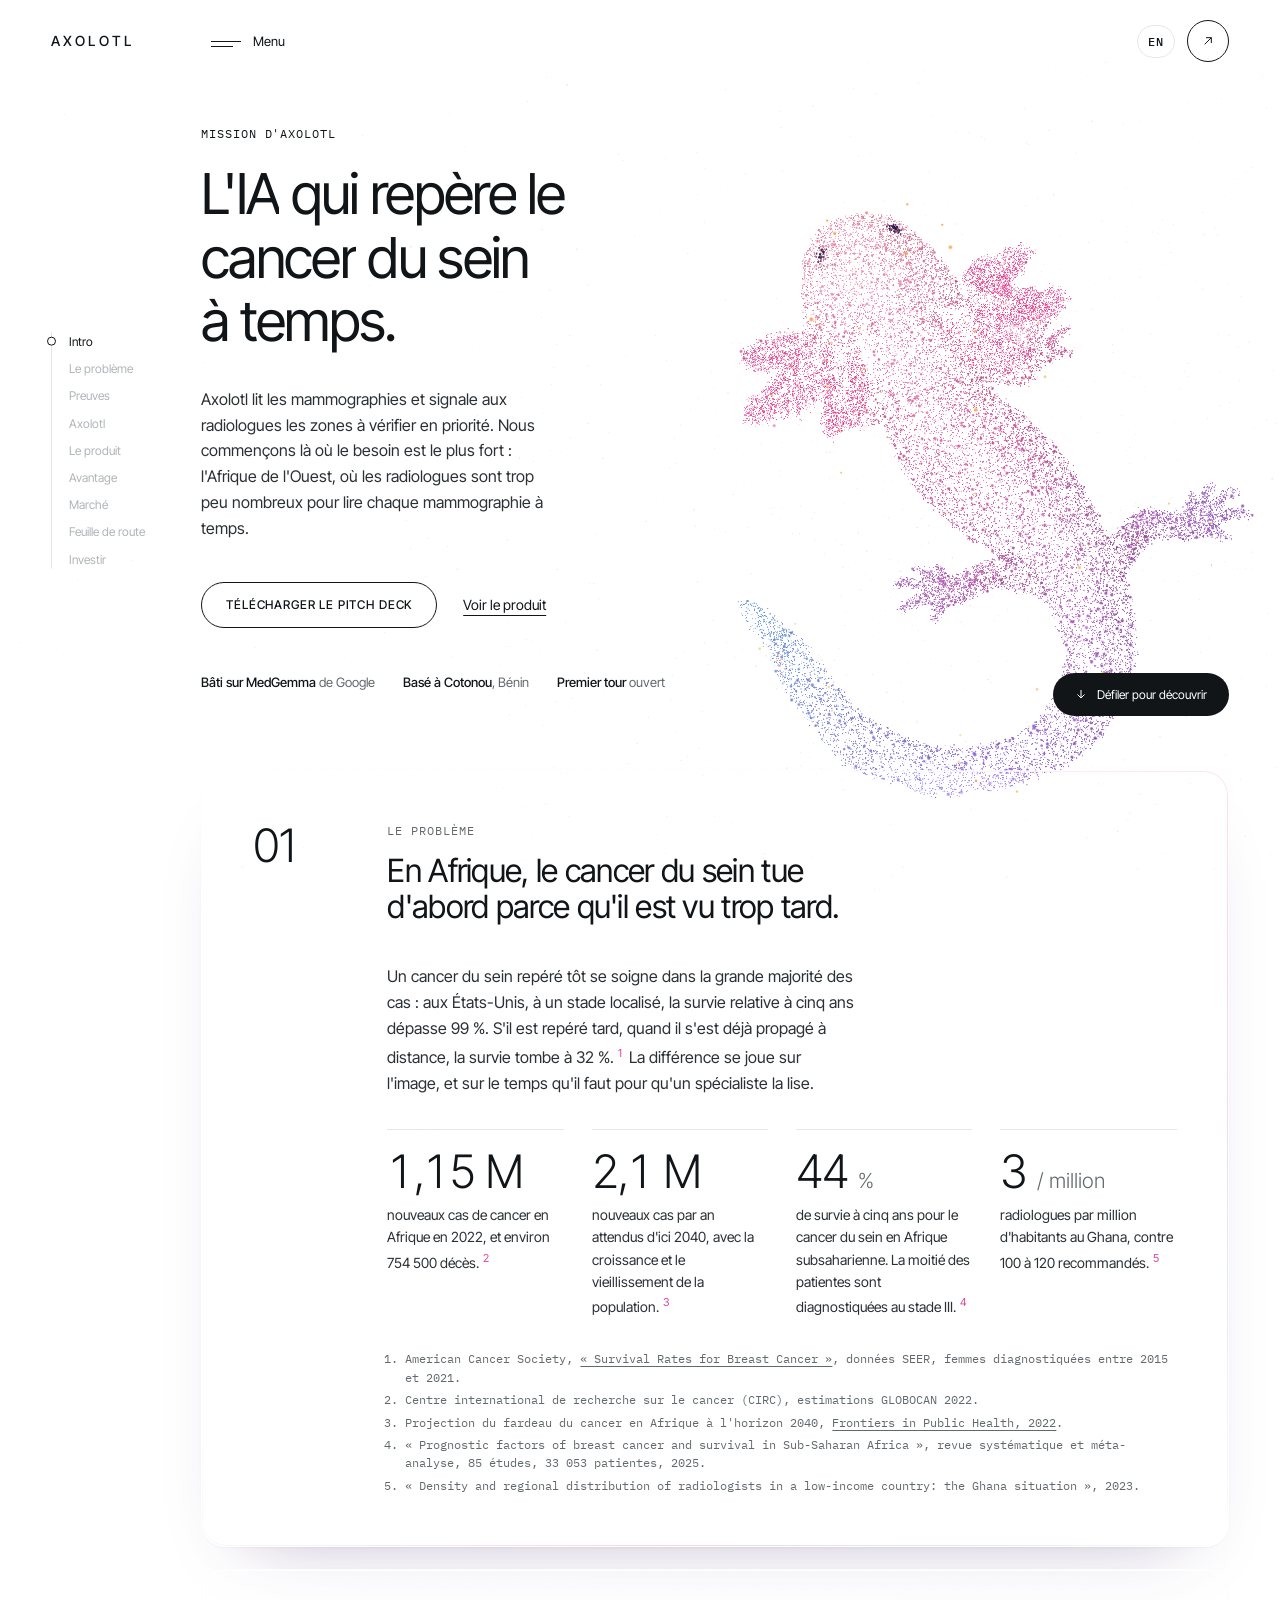
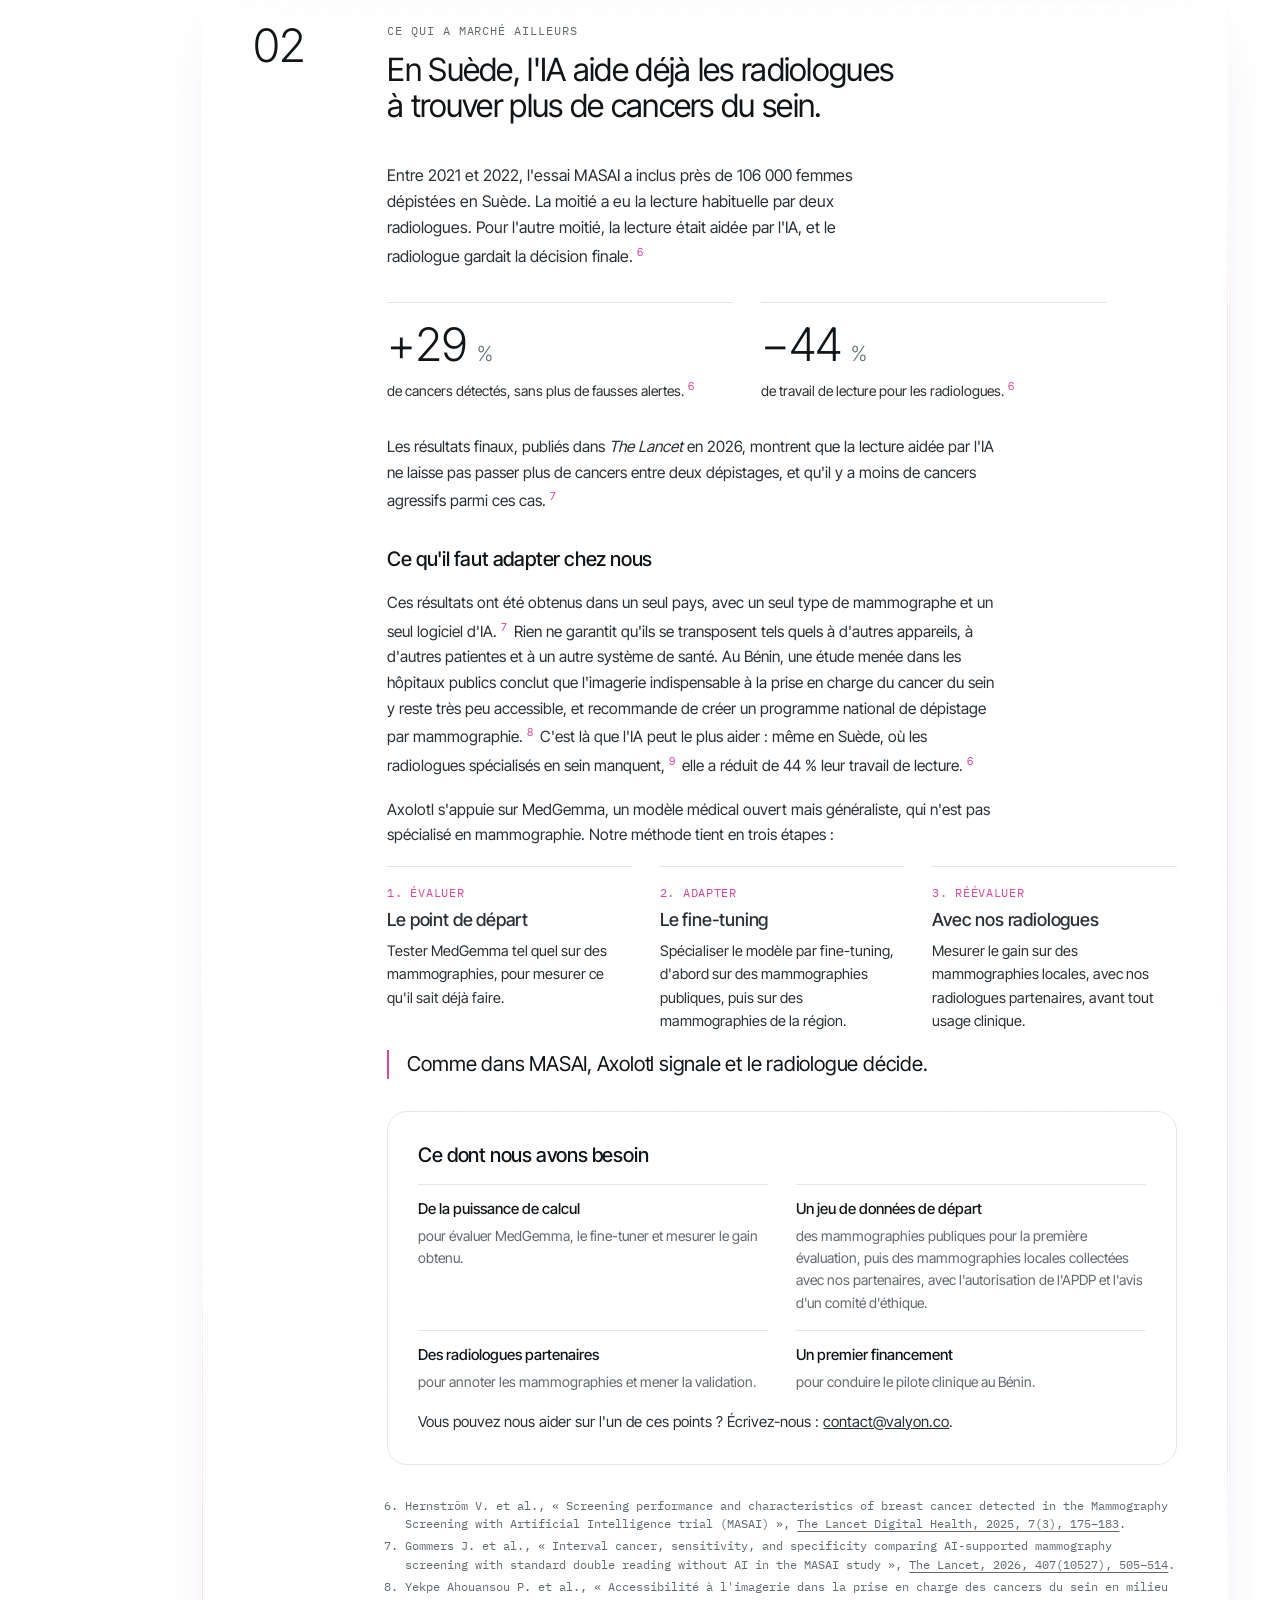
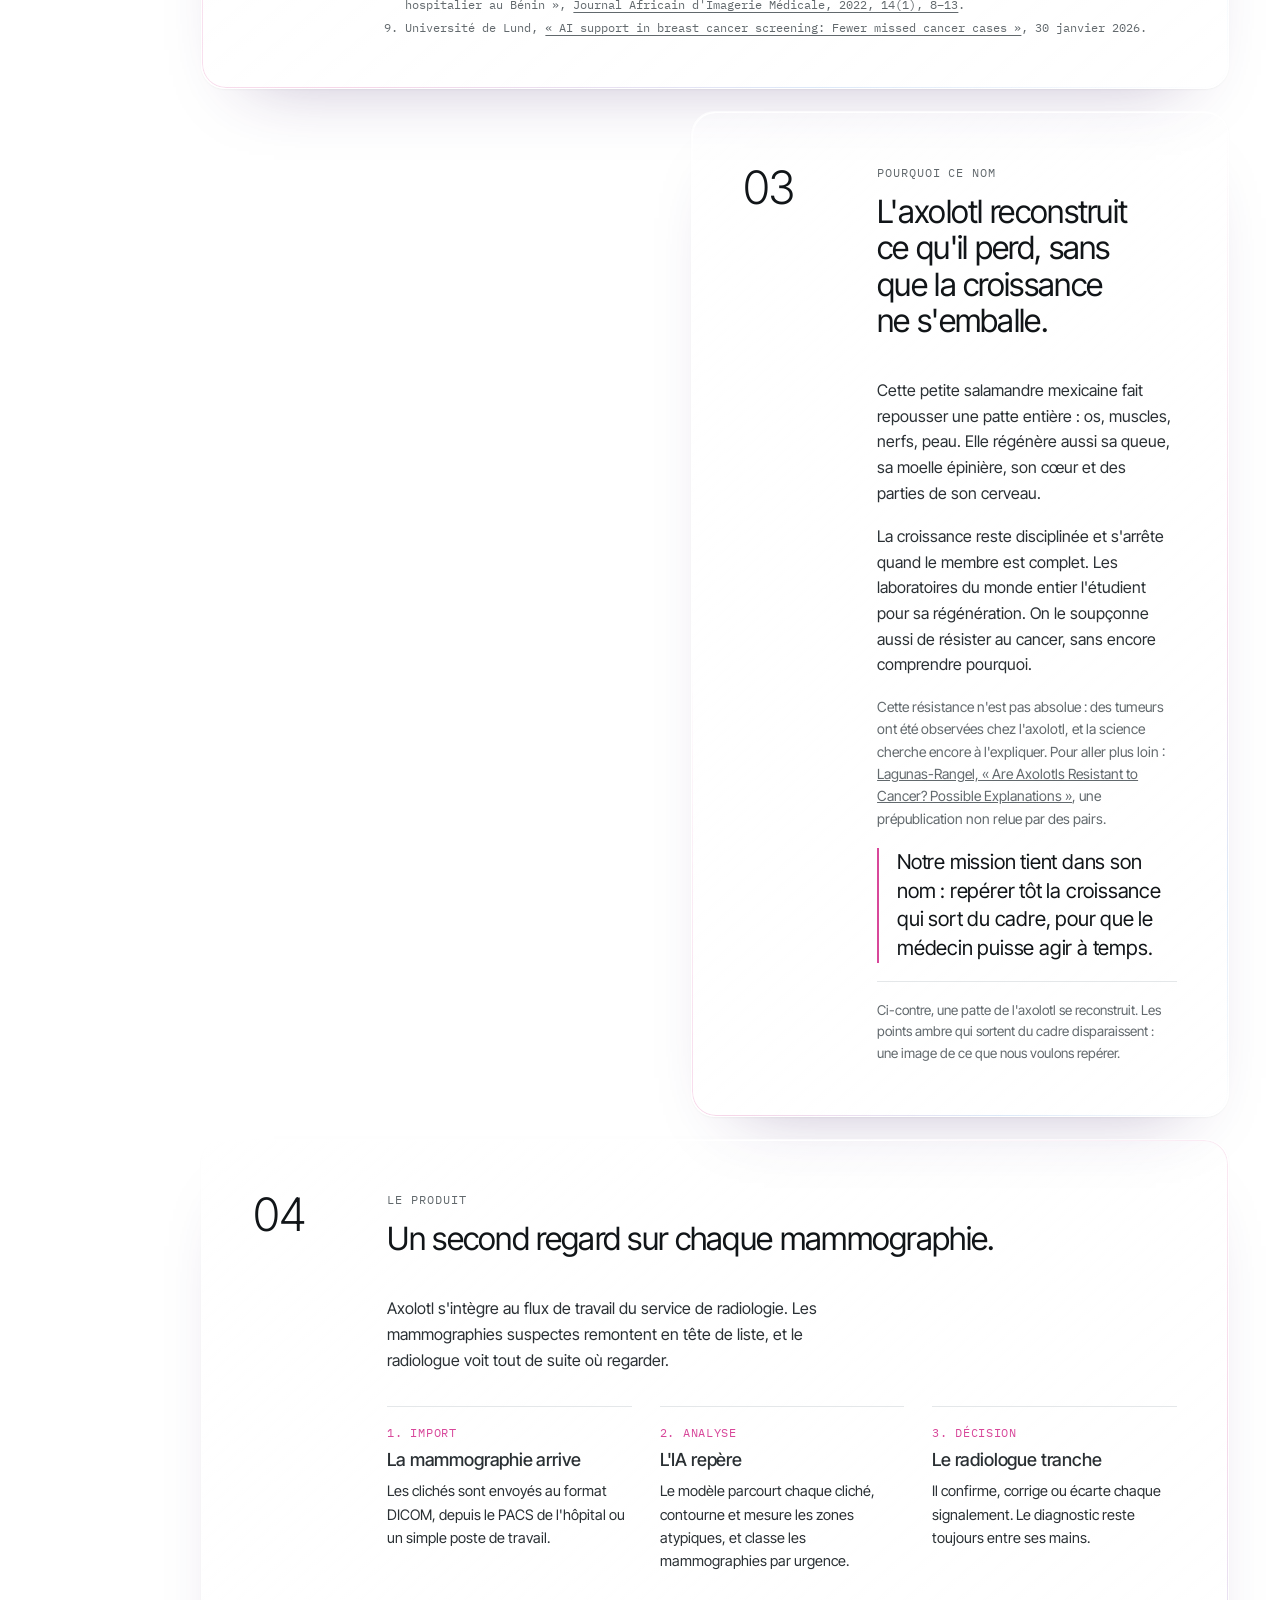
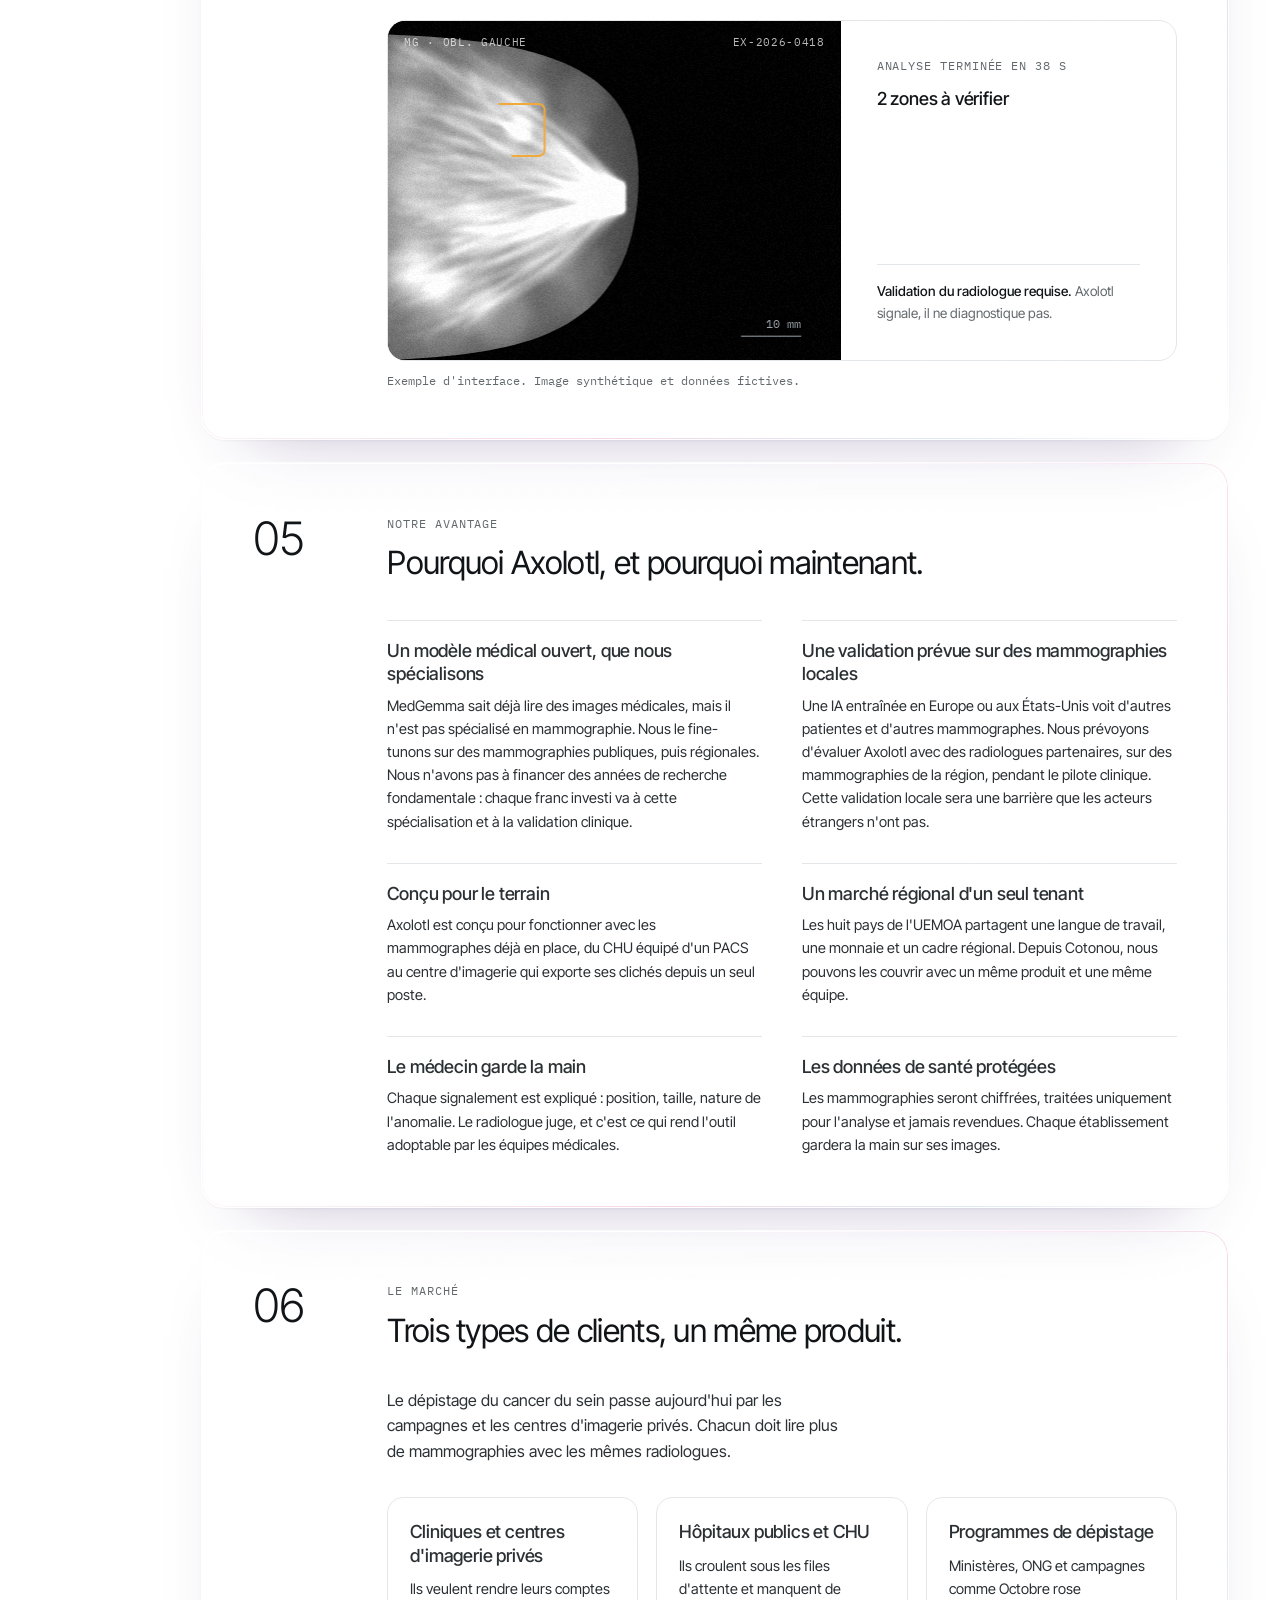
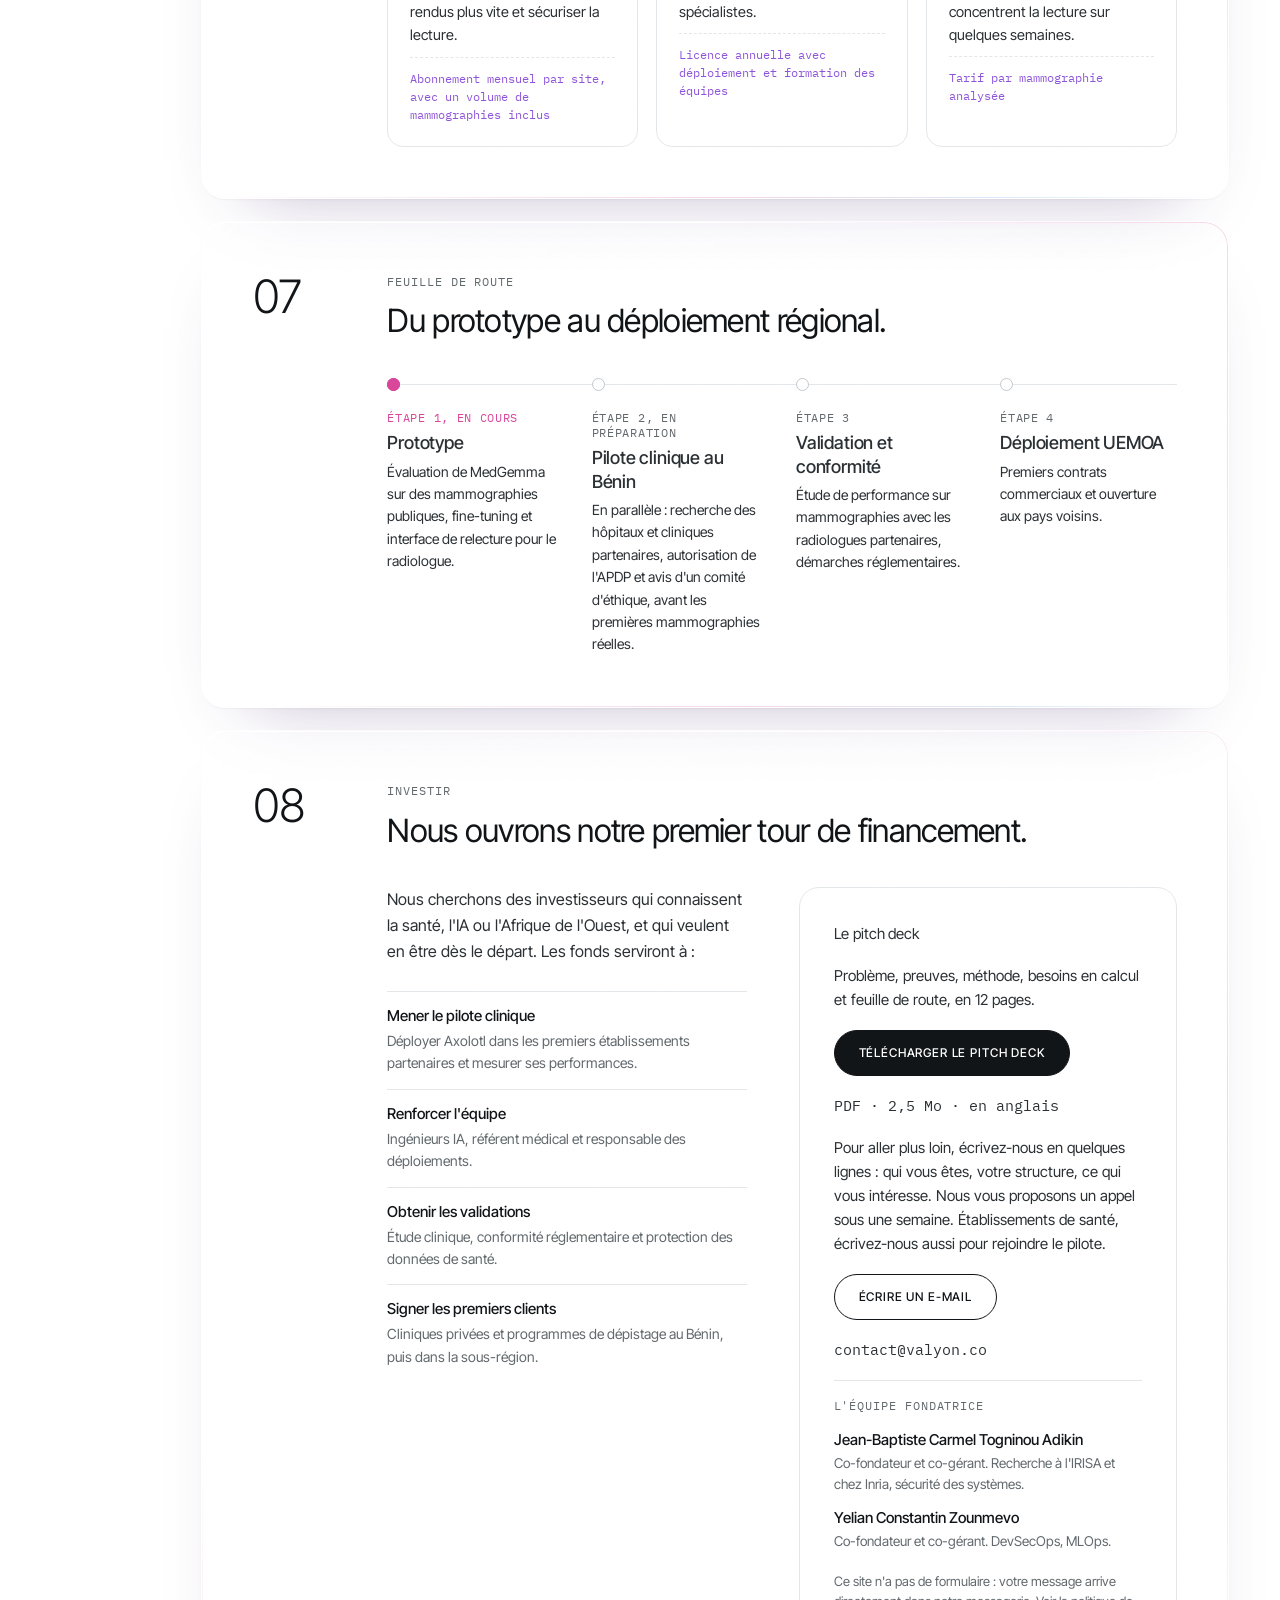
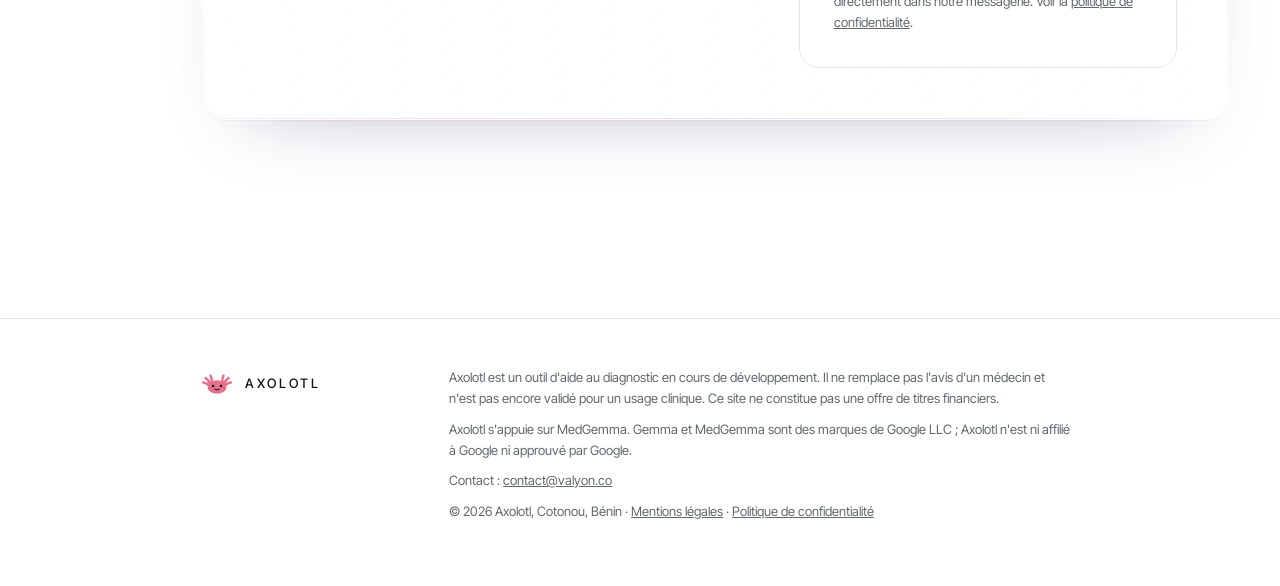
<file: index.html>
<!doctype html>
<html lang="fr" class="no-js">
<head>
<meta charset="utf-8">
<meta name="viewport" content="width=device-width, initial-scale=1, viewport-fit=cover">
<title>Axolotl — L'IA qui repère le cancer du sein à temps</title>
<meta name="description" content="Axolotl est une IA d'aide à la lecture des mammographies qui signale aux radiologues les signes précoces de cancer du sein. Nous commençons par l'Afrique de l'Ouest francophone et ouvrons notre premier tour de financement.">
<meta property="og:title" content="Axolotl — L'IA qui repère le cancer du sein à temps">
<meta property="og:description" content="Une IA d'aide à la lecture des mammographies pour le dépistage du cancer du sein, pensée pour les hôpitaux et cliniques d'Afrique de l'Ouest. Premier tour de financement ouvert.">
<meta property="og:type" content="website">
<meta property="og:locale" content="fr_FR">
<link rel="alternate" hreflang="fr" href="https://axolotl.valyon.co/">
<link rel="alternate" hreflang="en" href="https://axolotl.valyon.co/en">
<link rel="alternate" hreflang="x-default" href="https://axolotl.valyon.co/">
<meta name="theme-color" content="#ffffff">
<link rel="icon" type="image/svg+xml" href="/assets/axolotl-mark.svg">
<script>
  // Hidden-before-reveal states only apply while the UI script runs; if it never starts, show everything.
  (function (d) { d.classList.replace('no-js', 'js'); setTimeout(function () { if (!d.classList.contains('ui')) d.classList.replace('js', 'no-js'); }, 2500); })(document.documentElement);
</script>
<link rel="preload" href="assets/fonts/inter-tight-latin.v1.woff2" as="font" type="font/woff2" crossorigin>
<link rel="stylesheet" href="assets/site.v3.css">
<script src="assets/site.v3.js" defer></script>
<script src="assets/vendor/three.r128.v1.min.js" defer></script>
<script src="assets/axolotl.v1.js" defer></script>
</head>
<body>
<a class="skip" href="#probleme">Aller au contenu</a>
<canvas id="gl" aria-hidden="true"></canvas>

<header class="top">
  <div class="top-left">
    <a class="brand" href="#intro" aria-label="Axolotl, accueil">Axolotl</a>
    <button class="menu-btn" id="menu-toggle" type="button" aria-controls="menu" aria-expanded="false" data-open-label="Menu" data-close-label="Fermer">
      <i aria-hidden="true"></i><span class="menu-label">Menu</span>
    </button>
  </div>
  <div class="top-right">
    <a class="lang" href="/en" hreflang="en" lang="en" aria-label="English version">EN</a>
    <a class="to-invest" href="#investir" aria-label="Investir">
      <svg width="16" height="16" viewBox="0 0 24 24" fill="none" stroke="currentColor" stroke-width="1.5" aria-hidden="true"><path d="M7 17 17 7M9 7h8v8"/></svg>
    </a>
  </div>
</header>

<nav class="menu" id="menu" hidden aria-label="Menu principal">
  <ol class="menu-list">
    <li><a href="#intro"><span>00</span>Intro</a></li>
    <li><a href="#probleme"><span>01</span>Le problème</a></li>
    <li><a href="#ailleurs"><span>02</span>Ce qui a marché ailleurs</a></li>
    <li><a href="#axolotl"><span>03</span>Pourquoi ce nom</a></li>
    <li><a href="#produit"><span>04</span>Le produit</a></li>
    <li><a href="#avantage"><span>05</span>Notre avantage</a></li>
    <li><a href="#marche"><span>06</span>Le marché</a></li>
    <li><a href="#feuille-de-route"><span>07</span>Feuille de route</a></li>
    <li><a href="#investir"><span>08</span>Investir et nous écrire</a></li>
  </ol>
  <a class="pill pill-dark menu-cta" href="/axolotl-pitch-deck.pdf" download="Axolotl-pitch-deck.pdf">Télécharger le pitch deck</a>
</nav>

<ul class="rail" aria-label="Sections">
  <span class="dot" aria-hidden="true"></span>
  <li><a href="#intro" data-for="intro">Intro</a></li>
  <li><a href="#probleme" data-for="probleme">Le problème</a></li>
  <li><a href="#ailleurs" data-for="ailleurs">Preuves</a></li>
  <li><a href="#axolotl" data-for="axolotl">Axolotl</a></li>
  <li><a href="#produit" data-for="produit">Le produit</a></li>
  <li><a href="#avantage" data-for="avantage">Avantage</a></li>
  <li><a href="#marche" data-for="marche">Marché</a></li>
  <li><a href="#feuille-de-route" data-for="feuille-de-route">Feuille de route</a></li>
  <li><a href="#investir" data-for="investir">Investir</a></li>
</ul>

<main>
  <section class="hero" id="intro" data-sec>
    <div class="hero-copy">
      <p class="eyebrow fade">Mission d'Axolotl</p>
      <h1 id="title">L'IA qui repère le cancer du sein à&nbsp;temps.</h1>
      <p class="lede fade">Axolotl lit les mammographies et signale aux radiologues les zones à vérifier en priorité. Nous commençons là où le besoin est le plus fort&nbsp;: l'Afrique de l'Ouest, où les radiologues sont trop peu nombreux pour lire chaque mammographie à temps.</p>
      <div class="hero-actions fade">
        <a class="pill" href="/axolotl-pitch-deck.pdf" download="Axolotl-pitch-deck.pdf">Télécharger le pitch deck</a>
        <a class="textlink" href="#produit">Voir le produit</a>
      </div>
      <ul class="proof fade">
        <li><b>Bâti sur MedGemma</b> de Google</li>
        <li><b>Basé à Cotonou</b>, Bénin</li>
        <li><b>Premier tour</b> ouvert</li>
      </ul>
    </div>
    <div class="hero-stage" aria-hidden="true">
      <img class="axo-poster" src="assets/axolotl-poster.v1.webp" alt="" width="720" height="880">
    </div>
    <a class="scroll-cue fade" href="#probleme">
      <svg width="12" height="12" viewBox="0 0 24 24" fill="none" stroke="currentColor" stroke-width="2" aria-hidden="true"><path d="M12 4v16M5 13l7 7 7-7"/></svg>
      Défiler pour découvrir
    </a>
  </section>

  <div class="sections">

    <section class="card reveal" id="probleme" data-sec>
      <div class="card-head">
        <p class="num" aria-hidden="true">01</p>
        <div>
          <p class="meta">Le problème</p>
          <h2>En Afrique, le cancer du sein tue d'abord parce qu'il est vu trop tard.</h2>
        </div>
      </div>
      <div class="card-body">
        <p class="lede">Un cancer du sein repéré tôt se soigne dans la grande majorité des cas&nbsp;: aux États-Unis, à un stade localisé, la survie relative à cinq ans dépasse 99&nbsp;%. S'il est repéré tard, quand il s'est déjà propagé à distance, la survie tombe à 32&nbsp;%.<sup><a href="#src-1" aria-label="Source 1">1</a></sup> La différence se joue sur l'image, et sur le temps qu'il faut pour qu'un spécialiste la lise.</p>
        <div class="figures stagger">
          <div class="figure">
            <p class="num-figure" data-count="1.15" data-decimals="2">1,15&nbsp;M</p>
            <p>nouveaux cas de cancer en Afrique en 2022, et environ 754&nbsp;500 décès.<sup><a href="#src-2" aria-label="Source 2">2</a></sup></p>
          </div>
          <div class="figure">
            <p class="num-figure" data-count="2.1" data-decimals="1">2,1&nbsp;M</p>
            <p>nouveaux cas par an attendus d'ici 2040, avec la croissance et le vieillissement de la population.<sup><a href="#src-3" aria-label="Source 3">3</a></sup></p>
          </div>
          <div class="figure">
            <p class="num-figure" data-count="44" data-decimals="0">44&nbsp;<small>%</small></p>
            <p>de survie à cinq ans pour le cancer du sein en Afrique subsaharienne. La moitié des patientes sont diagnostiquées au stade III.<sup><a href="#src-4" aria-label="Source 4">4</a></sup></p>
          </div>
          <div class="figure">
            <p class="num-figure" data-count="3" data-decimals="0">3&nbsp;<small>/ million</small></p>
            <p>radiologues par million d'habitants au Ghana, contre 100 à 120 recommandés.<sup><a href="#src-5" aria-label="Source 5">5</a></sup></p>
          </div>
        </div>
        <ol class="sources">
          <li id="src-1">American Cancer Society, <a href="https://www.cancer.org/cancer/types/breast-cancer/understanding-a-breast-cancer-diagnosis/breast-cancer-survival-rates.html" target="_blank" rel="noopener">« Survival Rates for Breast Cancer »</a>, données SEER, femmes diagnostiquées entre 2015 et 2021.</li>
          <li id="src-2">Centre international de recherche sur le cancer (CIRC), estimations GLOBOCAN 2022.</li>
          <li id="src-3">Projection du fardeau du cancer en Afrique à l'horizon 2040, <a href="https://www.frontiersin.org/journals/public-health/articles/10.3389/fpubh.2022.839835/full" target="_blank" rel="noopener">Frontiers in Public Health, 2022</a>.</li>
          <li id="src-4">« Prognostic factors of breast cancer and survival in Sub-Saharan Africa », revue systématique et méta-analyse, 85 études, 33&nbsp;053 patientes, 2025.</li>
          <li id="src-5">« Density and regional distribution of radiologists in a low-income country: the Ghana situation », 2023.</li>
        </ol>
      </div>
    </section>

    <section class="card reveal" id="ailleurs" data-sec>
      <div class="card-head">
        <p class="num" aria-hidden="true">02</p>
        <div>
          <p class="meta">Ce qui a marché ailleurs</p>
          <h2>En Suède, l'IA aide déjà les radiologues à trouver plus de cancers du sein.</h2>
        </div>
      </div>
      <div class="card-body">
        <p class="lede">Entre 2021 et 2022, l'essai MASAI a inclus près de 106&nbsp;000 femmes dépistées en Suède. La moitié a eu la lecture habituelle par deux radiologues. Pour l'autre moitié, la lecture était aidée par l'IA, et le radiologue gardait la décision finale.<sup><a href="#src-6" aria-label="Source 6">6</a></sup></p>
        <div class="figures figures-2 stagger">
          <div class="figure">
            <p class="num-figure">+29&nbsp;<small>%</small></p>
            <p>de cancers détectés, sans plus de fausses alertes.<sup><a href="#src-6" aria-label="Source 6">6</a></sup></p>
          </div>
          <div class="figure">
            <p class="num-figure">−44&nbsp;<small>%</small></p>
            <p>de travail de lecture pour les radiologues.<sup><a href="#src-6" aria-label="Source 6">6</a></sup></p>
          </div>
        </div>
        <p class="body-text">Les résultats finaux, publiés dans <i>The Lancet</i> en 2026, montrent que la lecture aidée par l'IA ne laisse pas passer plus de cancers entre deux dépistages, et qu'il y a moins de cancers agressifs parmi ces cas.<sup><a href="#src-7" aria-label="Source 7">7</a></sup></p>

        <div class="adapt">
          <h3>Ce qu'il faut adapter chez nous</h3>
          <p class="body-text">Ces résultats ont été obtenus dans un seul pays, avec un seul type de mammographe et un seul logiciel d'IA.<sup><a href="#src-7" aria-label="Source 7">7</a></sup> Rien ne garantit qu'ils se transposent tels quels à d'autres appareils, à d'autres patientes et à un autre système de santé. Au Bénin, une étude menée dans les hôpitaux publics conclut que l'imagerie indispensable à la prise en charge du cancer du sein y reste très peu accessible, et recommande de créer un programme national de dépistage par mammographie.<sup><a href="#src-8" aria-label="Source 8">8</a></sup> C'est là que l'IA peut le plus aider&nbsp;: même en Suède, où les radiologues spécialisés en sein manquent,<sup><a href="#src-9" aria-label="Source 9">9</a></sup> elle a réduit de 44&nbsp;% leur travail de lecture.<sup><a href="#src-6" aria-label="Source 6">6</a></sup></p>
          <p class="body-text">Axolotl s'appuie sur MedGemma, un modèle médical ouvert mais généraliste, qui n'est pas spécialisé en mammographie. Notre méthode tient en trois étapes&nbsp;:</p>
          <ol class="steps stagger">
            <li class="step">
              <span class="n">1. Évaluer</span>
              <h3>Le point de départ</h3>
              <p>Tester MedGemma tel quel sur des mammographies, pour mesurer ce qu'il sait déjà faire.</p>
            </li>
            <li class="step">
              <span class="n">2. Adapter</span>
              <h3>Le fine-tuning</h3>
              <p>Spécialiser le modèle par fine-tuning, d'abord sur des mammographies publiques, puis sur des mammographies de la région.</p>
            </li>
            <li class="step">
              <span class="n">3. Réévaluer</span>
              <h3>Avec nos radiologues</h3>
              <p>Mesurer le gain sur des mammographies locales, avec nos radiologues partenaires, avant tout usage clinique.</p>
            </li>
          </ol>
          <p class="pull">Comme dans MASAI, Axolotl signale et le radiologue décide.</p>
        </div>

        <div class="needs" id="besoins">
          <h3>Ce dont nous avons besoin</h3>
          <ul>
            <li><b>De la puissance de calcul</b><span>pour évaluer MedGemma, le fine-tuner et mesurer le gain obtenu.</span></li>
            <li><b>Un jeu de données de départ</b><span>des mammographies publiques pour la première évaluation, puis des mammographies locales collectées avec nos partenaires, avec l'autorisation de l'APDP et l'avis d'un comité d'éthique.</span></li>
            <li><b>Des radiologues partenaires</b><span>pour annoter les mammographies et mener la validation.</span></li>
            <li><b>Un premier financement</b><span>pour conduire le pilote clinique au Bénin.</span></li>
          </ul>
          <p>Vous pouvez nous aider sur l'un de ces points&nbsp;? Écrivez-nous&nbsp;: <a href="mailto:contact@valyon.co">contact@valyon.co</a>.</p>
        </div>

        <ol class="sources" start="6">
          <li id="src-6">Hernström V. et al., « Screening performance and characteristics of breast cancer detected in the Mammography Screening with Artificial Intelligence trial (MASAI) », <a href="https://doi.org/10.1016/S2589-7500(24)00267-X" target="_blank" rel="noopener">The Lancet Digital Health, 2025, 7(3), 175–183</a>.</li>
          <li id="src-7">Gommers J. et al., « Interval cancer, sensitivity, and specificity comparing AI-supported mammography screening with standard double reading without AI in the MASAI study », <a href="https://doi.org/10.1016/S0140-6736(25)02464-X" target="_blank" rel="noopener">The Lancet, 2026, 407(10527), 505–514</a>.</li>
          <li id="src-8">Yekpe Ahouansou P. et al., « Accessibilité à l'imagerie dans la prise en charge des cancers du sein en milieu hospitalier au Bénin », <a href="https://www.ajol.info/index.php/jaim/article/view/239787" target="_blank" rel="noopener">Journal Africain d'Imagerie Médicale, 2022, 14(1), 8–13</a>.</li>
          <li id="src-9">Université de Lund, <a href="https://www.lunduniversity.lu.se/article/ai-support-breast-cancer-screening-fewer-missed-cancer-cases" target="_blank" rel="noopener">« AI support in breast cancer screening: Fewer missed cancer cases »</a>, 30 janvier 2026.</li>
        </ol>
      </div>
    </section>

    <section class="card card-open" id="axolotl" data-sec>
      <div class="regen-stage" aria-hidden="true">
        <div class="regen-sticky" data-axolotl-stage>
          <img class="axo-poster" src="assets/axolotl-poster.v1.webp" alt="" width="720" height="880" loading="lazy">
        </div>
      </div>
      <div class="panel reveal">
        <div class="card-head">
          <p class="num" aria-hidden="true">03</p>
          <div>
            <p class="meta">Pourquoi ce nom</p>
            <h2>L'axolotl reconstruit ce qu'il perd, sans que la croissance ne s'emballe.</h2>
          </div>
        </div>
        <div class="card-body prose">
          <p>Cette petite salamandre mexicaine fait repousser une patte entière&nbsp;: os, muscles, nerfs, peau. Elle régénère aussi sa queue, sa moelle épinière, son cœur et des parties de son cerveau.</p>
          <p>La croissance reste disciplinée et s'arrête quand le membre est complet. Les laboratoires du monde entier l'étudient pour sa régénération. On le soupçonne aussi de résister au cancer, sans encore comprendre pourquoi.</p>
          <p class="note">Cette résistance n'est pas absolue&nbsp;: des tumeurs ont été observées chez l'axolotl, et la science cherche encore à l'expliquer. Pour aller plus loin&nbsp;: <a href="https://www.preprints.org/manuscript/202601.1486" target="_blank" rel="noopener">Lagunas-Rangel, « Are Axolotls Resistant to Cancer? Possible Explanations »</a>, une prépublication non relue par des pairs.</p>
          <p class="pull">Notre mission tient dans son nom&nbsp;: repérer tôt la croissance qui sort du cadre, pour que le médecin puisse agir à temps.</p>
          <p class="regen-caption">
            <span class="if-gl">Ci-contre, une patte de l'axolotl se reconstruit. Les points ambre qui sortent du cadre disparaissent&nbsp;: une image de ce que nous voulons repérer.</span>
            <span class="if-still">Chez l'axolotl, une patte entière se reconstruit, puis la croissance s'arrête d'elle-même.</span>
          </p>
        </div>
      </div>
    </section>

    <section class="card reveal" id="produit" data-sec>
      <div class="card-head">
        <p class="num" aria-hidden="true">04</p>
        <div>
          <p class="meta">Le produit</p>
          <h2>Un second regard sur chaque mammographie.</h2>
        </div>
      </div>
      <div class="card-body">
        <p class="lede">Axolotl s'intègre au flux de travail du service de radiologie. Les mammographies suspectes remontent en tête de liste, et le radiologue voit tout de suite où regarder.</p>
        <ol class="steps stagger">
          <li class="step">
            <span class="n">1. Import</span>
            <h3>La mammographie arrive</h3>
            <p>Les clichés sont envoyés au format DICOM, depuis le PACS de l'hôpital ou un simple poste de travail.</p>
          </li>
          <li class="step">
            <span class="n">2. Analyse</span>
            <h3>L'IA repère</h3>
            <p>Le modèle parcourt chaque cliché, contourne et mesure les zones atypiques, et classe les mammographies par urgence.</p>
          </li>
          <li class="step">
            <span class="n">3. Décision</span>
            <h3>Le radiologue tranche</h3>
            <p>Il confirme, corrige ou écarte chaque signalement. Le diagnostic reste toujours entre ses mains.</p>
          </li>
        </ol>
      </div>
      <div class="viewer">
        <div class="viewer-image" role="img" aria-label="Exemple de mammographie en niveaux de gris avec deux zones entourées en ambre.">
          <canvas id="scan"></canvas>
          <span class="scanline" aria-hidden="true"></span>
          <div class="hud"><span>MG · OBL. GAUCHE</span><span>EX-2026-0418</span></div>
        </div>
        <div class="viewer-side">
          <div>
            <p class="meta">Analyse terminée en 38 s</p>
            <h3>2 zones à vérifier</h3>
          </div>
          <div class="zones">
            <div class="zone"><span class="badge">1</span><b>Quadrant supéro-externe</b><span>Ø 8,4 mm, densité asymétrique</span></div>
            <div class="zone"><span class="badge">2</span><b>Région rétro-aréolaire</b><span>Ø 5,1 mm, microcalcifications</span></div>
          </div>
          <p class="verdict"><strong>Validation du radiologue requise.</strong> Axolotl signale, il ne diagnostique pas.</p>
        </div>
      </div>
      <p class="fictive">Exemple d'interface. Image synthétique et données fictives.</p>
    </section>

    <section class="card reveal" id="avantage" data-sec>
      <div class="card-head">
        <p class="num" aria-hidden="true">05</p>
        <div>
          <p class="meta">Notre avantage</p>
          <h2>Pourquoi Axolotl, et pourquoi maintenant.</h2>
        </div>
      </div>
      <div class="card-body">
        <div class="pairs stagger">
          <div class="pair"><h3>Un modèle médical ouvert, que nous spécialisons</h3><p>MedGemma sait déjà lire des images médicales, mais il n'est pas spécialisé en mammographie. Nous le fine-tunons sur des mammographies publiques, puis régionales. Nous n'avons pas à financer des années de recherche fondamentale&nbsp;: chaque franc investi va à cette spécialisation et à la validation clinique.</p></div>
          <div class="pair"><h3>Une validation prévue sur des mammographies locales</h3><p>Une IA entraînée en Europe ou aux États-Unis voit d'autres patientes et d'autres mammographes. Nous prévoyons d'évaluer Axolotl avec des radiologues partenaires, sur des mammographies de la région, pendant le pilote clinique. Cette validation locale sera une barrière que les acteurs étrangers n'ont pas.</p></div>
          <div class="pair"><h3>Conçu pour le terrain</h3><p>Axolotl est conçu pour fonctionner avec les mammographes déjà en place, du CHU équipé d'un PACS au centre d'imagerie qui exporte ses clichés depuis un seul poste.</p></div>
          <div class="pair"><h3>Un marché régional d'un seul tenant</h3><p>Les huit pays de l'UEMOA partagent une langue de travail, une monnaie et un cadre régional. Depuis Cotonou, nous pouvons les couvrir avec un même produit et une même équipe.</p></div>
          <div class="pair"><h3>Le médecin garde la main</h3><p>Chaque signalement est expliqué&nbsp;: position, taille, nature de l'anomalie. Le radiologue juge, et c'est ce qui rend l'outil adoptable par les équipes médicales.</p></div>
          <div class="pair"><h3>Les données de santé protégées</h3><p>Les mammographies seront chiffrées, traitées uniquement pour l'analyse et jamais revendues. Chaque établissement gardera la main sur ses images.</p></div>
        </div>
      </div>
    </section>

    <section class="card reveal" id="marche" data-sec>
      <div class="card-head">
        <p class="num" aria-hidden="true">06</p>
        <div>
          <p class="meta">Le marché</p>
          <h2>Trois types de clients, un même produit.</h2>
        </div>
      </div>
      <div class="card-body">
        <p class="lede">Le dépistage du cancer du sein passe aujourd'hui par les campagnes et les centres d'imagerie privés. Chacun doit lire plus de mammographies avec les mêmes radiologues.</p>
        <div class="buyers stagger">
          <div class="buyer">
            <h3>Cliniques et centres d'imagerie privés</h3>
            <p>Ils veulent rendre leurs comptes rendus plus vite et sécuriser la lecture.</p>
            <p class="price">Abonnement mensuel par site, avec un volume de mammographies inclus</p>
          </div>
          <div class="buyer">
            <h3>Hôpitaux publics et CHU</h3>
            <p>Ils croulent sous les files d'attente et manquent de spécialistes.</p>
            <p class="price">Licence annuelle avec déploiement et formation des équipes</p>
          </div>
          <div class="buyer">
            <h3>Programmes de dépistage</h3>
            <p>Ministères, ONG et campagnes comme Octobre rose concentrent la lecture sur quelques semaines.</p>
            <p class="price">Tarif par mammographie analysée</p>
          </div>
        </div>
      </div>
    </section>

    <section class="card reveal" id="feuille-de-route" data-sec>
      <div class="card-head">
        <p class="num" aria-hidden="true">07</p>
        <div>
          <p class="meta">Feuille de route</p>
          <h2>Du prototype au déploiement régional.</h2>
        </div>
      </div>
      <div class="card-body">
        <ol class="road">
          <li class="now">
            <span class="when">Étape 1, en cours</span>
            <h3>Prototype</h3>
            <p>Évaluation de MedGemma sur des mammographies publiques, fine-tuning et interface de relecture pour le radiologue.</p>
          </li>
          <li>
            <span class="when">Étape 2, en préparation</span>
            <h3>Pilote clinique au Bénin</h3>
            <p>En parallèle&nbsp;: recherche des hôpitaux et cliniques partenaires, autorisation de l'APDP et avis d'un comité d'éthique, avant les premières mammographies réelles.</p>
          </li>
          <li>
            <span class="when">Étape 3</span>
            <h3>Validation et conformité</h3>
            <p>Étude de performance sur mammographies avec les radiologues partenaires, démarches réglementaires.</p>
          </li>
          <li>
            <span class="when">Étape 4</span>
            <h3>Déploiement UEMOA</h3>
            <p>Premiers contrats commerciaux et ouverture aux pays voisins.</p>
          </li>
        </ol>
      </div>
    </section>

    <section class="card reveal" id="investir" data-sec>
      <div class="card-head">
        <p class="num" aria-hidden="true">08</p>
        <div>
          <p class="meta">Investir</p>
          <h2>Nous ouvrons notre premier tour de financement.</h2>
        </div>
      </div>
      <div class="card-body raise">
        <div class="raise-copy">
          <p class="lede">Nous cherchons des investisseurs qui connaissent la santé, l'IA ou l'Afrique de l'Ouest, et qui veulent en être dès le départ. Les fonds serviront à&nbsp;:</p>
          <ul class="uses">
            <li><b>Mener le pilote clinique</b><span>Déployer Axolotl dans les premiers établissements partenaires et mesurer ses performances.</span></li>
            <li><b>Renforcer l'équipe</b><span>Ingénieurs IA, référent médical et responsable des déploiements.</span></li>
            <li><b>Obtenir les validations</b><span>Étude clinique, conformité réglementaire et protection des données de santé.</span></li>
            <li><b>Signer les premiers clients</b><span>Cliniques privées et programmes de dépistage au Bénin, puis dans la sous-région.</span></li>
          </ul>
        </div>

        <div class="contact-card">
          <p class="form-title">Le pitch deck</p>
          <p>Problème, preuves, méthode, besoins en calcul et feuille de route, en 12&nbsp;pages.</p>
          <a class="pill pill-dark" href="/axolotl-pitch-deck.pdf" download="Axolotl-pitch-deck.pdf">Télécharger le pitch deck</a>
          <p class="contact-line">PDF · 2,5&nbsp;Mo · en anglais</p>
          <p>Pour aller plus loin, écrivez-nous en quelques lignes&nbsp;: qui vous êtes, votre structure, ce qui vous intéresse. Nous vous proposons un appel sous une semaine. Établissements de santé, écrivez-nous aussi pour rejoindre le pilote.</p>
          <a class="pill" href="mailto:contact@valyon.co?subject=Dossier%20investisseur%20Axolotl&amp;body=Nom%20%3A%0D%0AStructure%20%3A%0D%0AVous%20%C3%AAtes%20%28fonds%2C%20business%20angel%2C%20%C3%A9tablissement%20de%20sant%C3%A9%E2%80%A6%29%20%3A%0D%0AMessage%20%3A%0D%0A">Écrire un e-mail</a>
          <p class="contact-line">contact@valyon.co</p>
          <div class="team">
            <p class="meta">L'équipe fondatrice</p>
            <ul>
              <li><b>Jean-Baptiste Carmel Togninou Adikin</b><span>Co-fondateur et co-gérant. Recherche à l'IRISA et chez Inria, sécurité des systèmes.</span></li>
              <li><b>Yelian Constantin Zounmevo</b><span>Co-fondateur et co-gérant. DevSecOps, MLOps.</span></li>
            </ul>
          </div>
          <small>Ce site n'a pas de formulaire&nbsp;: votre message arrive directement dans notre messagerie. Voir la <a href="confidentialite.html">politique de confidentialité</a>.</small>
        </div>
      </div>
    </section>

  </div>
</main>

<footer class="foot">
  <a class="foot-brand" href="#intro" aria-label="Axolotl, retour en haut">
    <svg viewBox="0 0 64 64" aria-hidden="true"><g fill="none" stroke="#e8708a" stroke-width="5" stroke-linecap="round"><path d="M21.2 30.2Q22.3 23.4 19 17.4"/><path d="M17.7 32.9Q15.1 26 9.1 21.8"/><path d="M15.4 36.2Q10.9 31.6 4.5 31.1"/><path d="M42.8 30.2Q41.7 23.4 45 17.4"/><path d="M46.3 32.9Q48.9 26 54.9 21.8"/><path d="M48.6 36.2Q53.1 31.6 59.5 31.1"/></g><ellipse cx="32" cy="40" rx="19" ry="13.5" fill="#e8708a"/><circle cx="24" cy="38" r="2.5" fill="#111518"/><circle cx="40" cy="38" r="2.5" fill="#111518"/><path d="M27.5 44.5Q32 47.5 36.5 44.5" stroke="#111518" stroke-width="2" stroke-linecap="round" fill="none"/></svg>
    Axolotl
  </a>
  <div class="foot-text">
    <p>Axolotl est un outil d'aide au diagnostic en cours de développement. Il ne remplace pas l'avis d'un médecin et n'est pas encore validé pour un usage clinique. Ce site ne constitue pas une offre de titres financiers.</p>
    <p>Axolotl s'appuie sur MedGemma. Gemma et MedGemma sont des marques de Google LLC ; Axolotl n'est ni affilié à Google ni approuvé par Google.</p>
    <p>Contact&nbsp;: <a href="mailto:contact@valyon.co">contact@valyon.co</a></p>
    <p>© 2026 Axolotl, Cotonou, Bénin · <a href="mentions-legales.html">Mentions légales</a> · <a href="confidentialite.html">Politique de confidentialité</a></p>
  </div>
</footer>
</body>
</html>
</file>
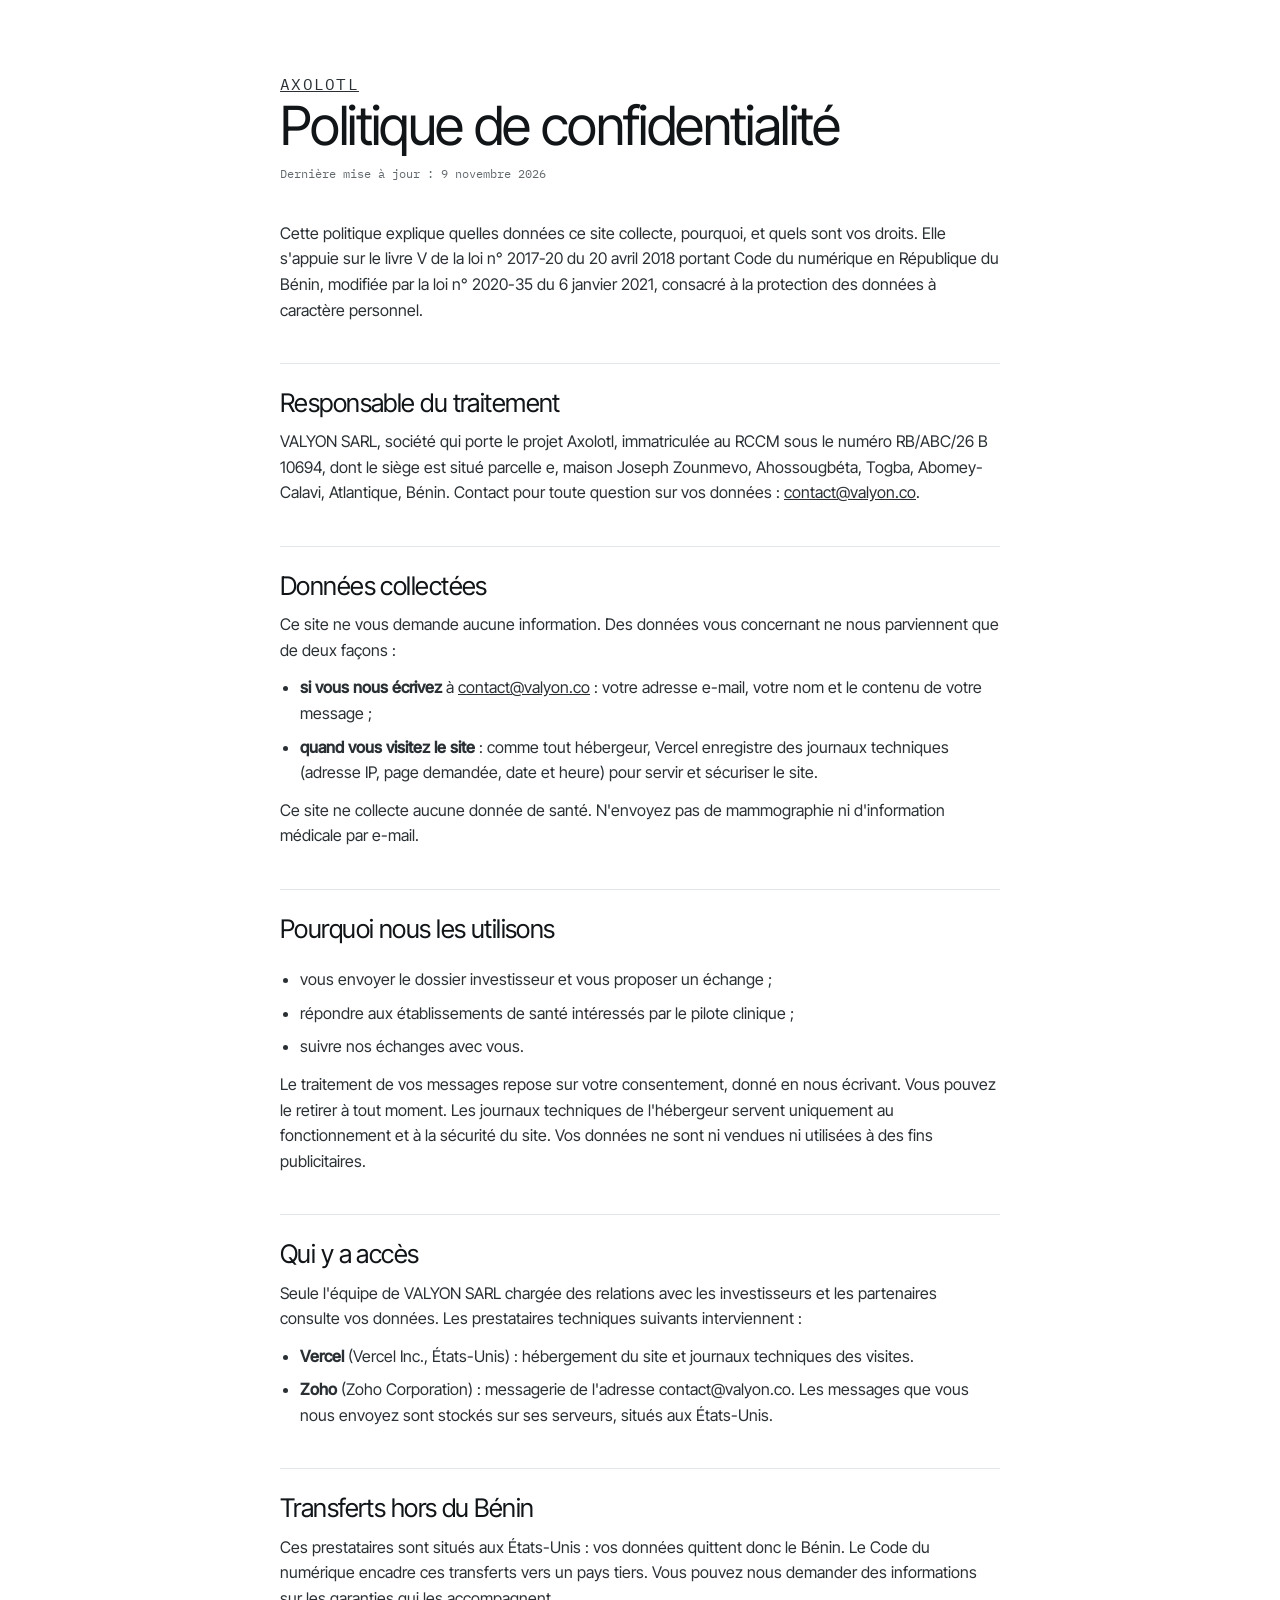
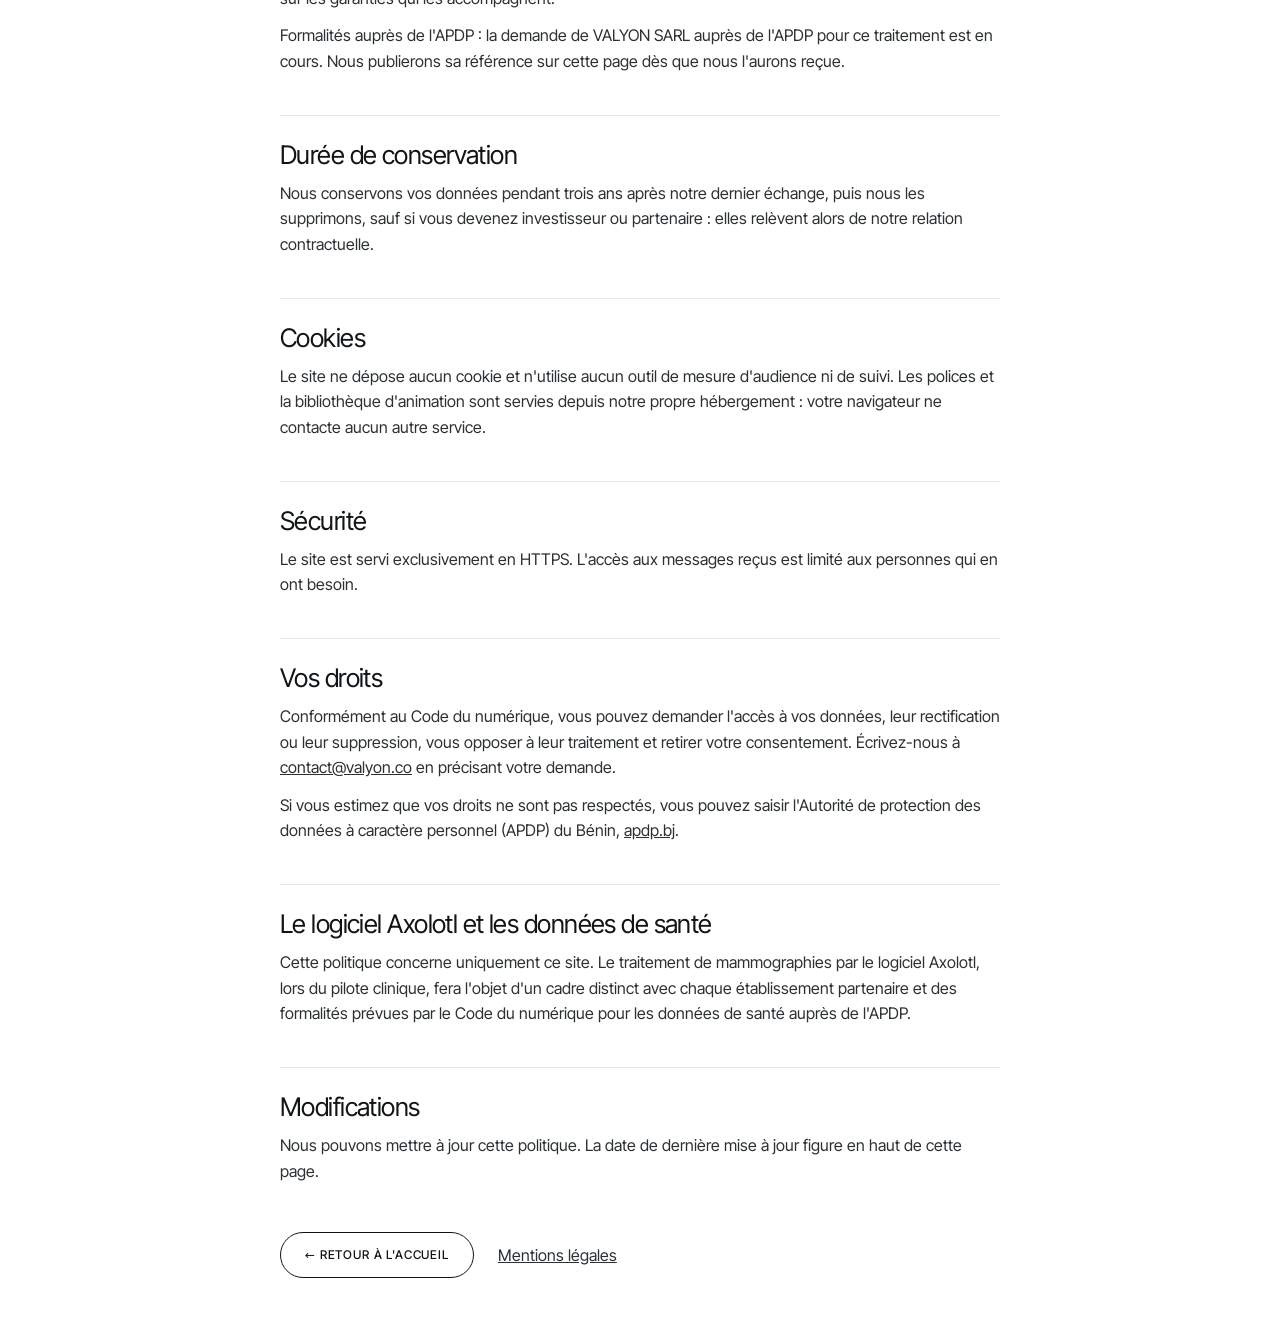
<file: confidentialite.html>
<!doctype html>
<html lang="fr">
<head>
<meta charset="utf-8">
<meta name="viewport" content="width=device-width, initial-scale=1, viewport-fit=cover">
<title>Politique de confidentialité — Axolotl</title>
<meta name="description" content="Comment VALYON SARL traite vos données quand vous visitez le site Axolotl ou nous écrivez, conformément au Code du numérique du Bénin.">
<meta name="theme-color" content="#ffffff">
<link rel="icon" type="image/svg+xml" href="/assets/axolotl-mark.svg">
<link rel="stylesheet" href="/assets/site.v3.css">
<link rel="stylesheet" href="/assets/legal.v1.css">
</head>
<body class="simple legal">
<main class="simple-main">
  <p class="eyebrow"><a href="/">Axolotl</a></p>
  <h1>Politique de confidentialité</h1>
  <p class="updated">Dernière mise à jour&nbsp;: 9 novembre 2026</p>

  <p>Cette politique explique quelles données ce site collecte, pourquoi, et quels sont vos droits. Elle s'appuie sur le livre&nbsp;V de la loi n°&nbsp;2017-20 du 20&nbsp;avril 2018 portant Code du numérique en République du Bénin, modifiée par la loi n°&nbsp;2020-35 du 6&nbsp;janvier 2021, consacré à la protection des données à caractère personnel.</p>

  <h2>Responsable du traitement</h2>
  <p>VALYON SARL, société qui porte le projet Axolotl, immatriculée au RCCM sous le numéro RB/ABC/26 B 10694, dont le siège est situé parcelle e, maison Joseph Zounmevo, Ahossougbéta, Togba, Abomey-Calavi, Atlantique, Bénin. Contact pour toute question sur vos données&nbsp;: <a href="mailto:contact@valyon.co">contact@valyon.co</a>.</p>

  <h2>Données collectées</h2>
  <p>Ce site ne vous demande aucune information. Des données vous concernant ne nous parviennent que de deux façons&nbsp;:</p>
  <ul>
    <li><b>si vous nous écrivez</b> à <a href="mailto:contact@valyon.co">contact@valyon.co</a>&nbsp;: votre adresse e-mail, votre nom et le contenu de votre message&nbsp;;</li>
    <li><b>quand vous visitez le site</b>&nbsp;: comme tout hébergeur, Vercel enregistre des journaux techniques (adresse IP, page demandée, date et heure) pour servir et sécuriser le site.</li>
  </ul>
  <p>Ce site ne collecte aucune donnée de santé. N'envoyez pas de mammographie ni d'information médicale par e-mail.</p>

  <h2>Pourquoi nous les utilisons</h2>
  <ul>
    <li>vous envoyer le dossier investisseur et vous proposer un échange&nbsp;;</li>
    <li>répondre aux établissements de santé intéressés par le pilote clinique&nbsp;;</li>
    <li>suivre nos échanges avec vous.</li>
  </ul>
  <p>Le traitement de vos messages repose sur votre consentement, donné en nous écrivant. Vous pouvez le retirer à tout moment. Les journaux techniques de l'hébergeur servent uniquement au fonctionnement et à la sécurité du site. Vos données ne sont ni vendues ni utilisées à des fins publicitaires.</p>

  <h2>Qui y a accès</h2>
  <p>Seule l'équipe de VALYON SARL chargée des relations avec les investisseurs et les partenaires consulte vos données. Les prestataires techniques suivants interviennent&nbsp;:</p>
  <ul>
    <li><b>Vercel</b> (Vercel Inc., États-Unis)&nbsp;: hébergement du site et journaux techniques des visites.</li>
    <li><b>Zoho</b> (Zoho Corporation)&nbsp;: messagerie de l'adresse contact@valyon.co. Les messages que vous nous envoyez sont stockés sur ses serveurs, situés aux États-Unis.</li>
  </ul>

  <h2>Transferts hors du Bénin</h2>
  <p>Ces prestataires sont situés aux États-Unis&nbsp;: vos données quittent donc le Bénin. Le Code du numérique encadre ces transferts vers un pays tiers. Vous pouvez nous demander des informations sur les garanties qui les accompagnent.</p>
  <p>Formalités auprès de l'APDP&nbsp;: la demande de VALYON SARL auprès de l'APDP pour ce traitement est en cours. Nous publierons sa référence sur cette page dès que nous l'aurons reçue.</p>

  <h2>Durée de conservation</h2>
  <p>Nous conservons vos données pendant trois ans après notre dernier échange, puis nous les supprimons, sauf si vous devenez investisseur ou partenaire&nbsp;: elles relèvent alors de notre relation contractuelle.</p>

  <h2>Cookies</h2>
  <p>Le site ne dépose aucun cookie et n'utilise aucun outil de mesure d'audience ni de suivi. Les polices et la bibliothèque d'animation sont servies depuis notre propre hébergement&nbsp;: votre navigateur ne contacte aucun autre service.</p>

  <h2>Sécurité</h2>
  <p>Le site est servi exclusivement en HTTPS. L'accès aux messages reçus est limité aux personnes qui en ont besoin.</p>

  <h2>Vos droits</h2>
  <p>Conformément au Code du numérique, vous pouvez demander l'accès à vos données, leur rectification ou leur suppression, vous opposer à leur traitement et retirer votre consentement. Écrivez-nous à <a href="mailto:contact@valyon.co">contact@valyon.co</a> en précisant votre demande.</p>
  <p>Si vous estimez que vos droits ne sont pas respectés, vous pouvez saisir l'Autorité de protection des données à caractère personnel (APDP) du Bénin, <a href="https://apdp.bj" target="_blank" rel="noopener">apdp.bj</a>.</p>

  <h2>Le logiciel Axolotl et les données de santé</h2>
  <p>Cette politique concerne uniquement ce site. Le traitement de mammographies par le logiciel Axolotl, lors du pilote clinique, fera l'objet d'un cadre distinct avec chaque établissement partenaire et des formalités prévues par le Code du numérique pour les données de santé auprès de l'APDP.</p>

  <h2>Modifications</h2>
  <p>Nous pouvons mettre à jour cette politique. La date de dernière mise à jour figure en haut de cette page.</p>

  <p class="back"><a class="pill" href="/">← Retour à l'accueil</a> <a href="mentions-legales.html">Mentions légales</a></p>
</main>
</body>
</html>
</file>
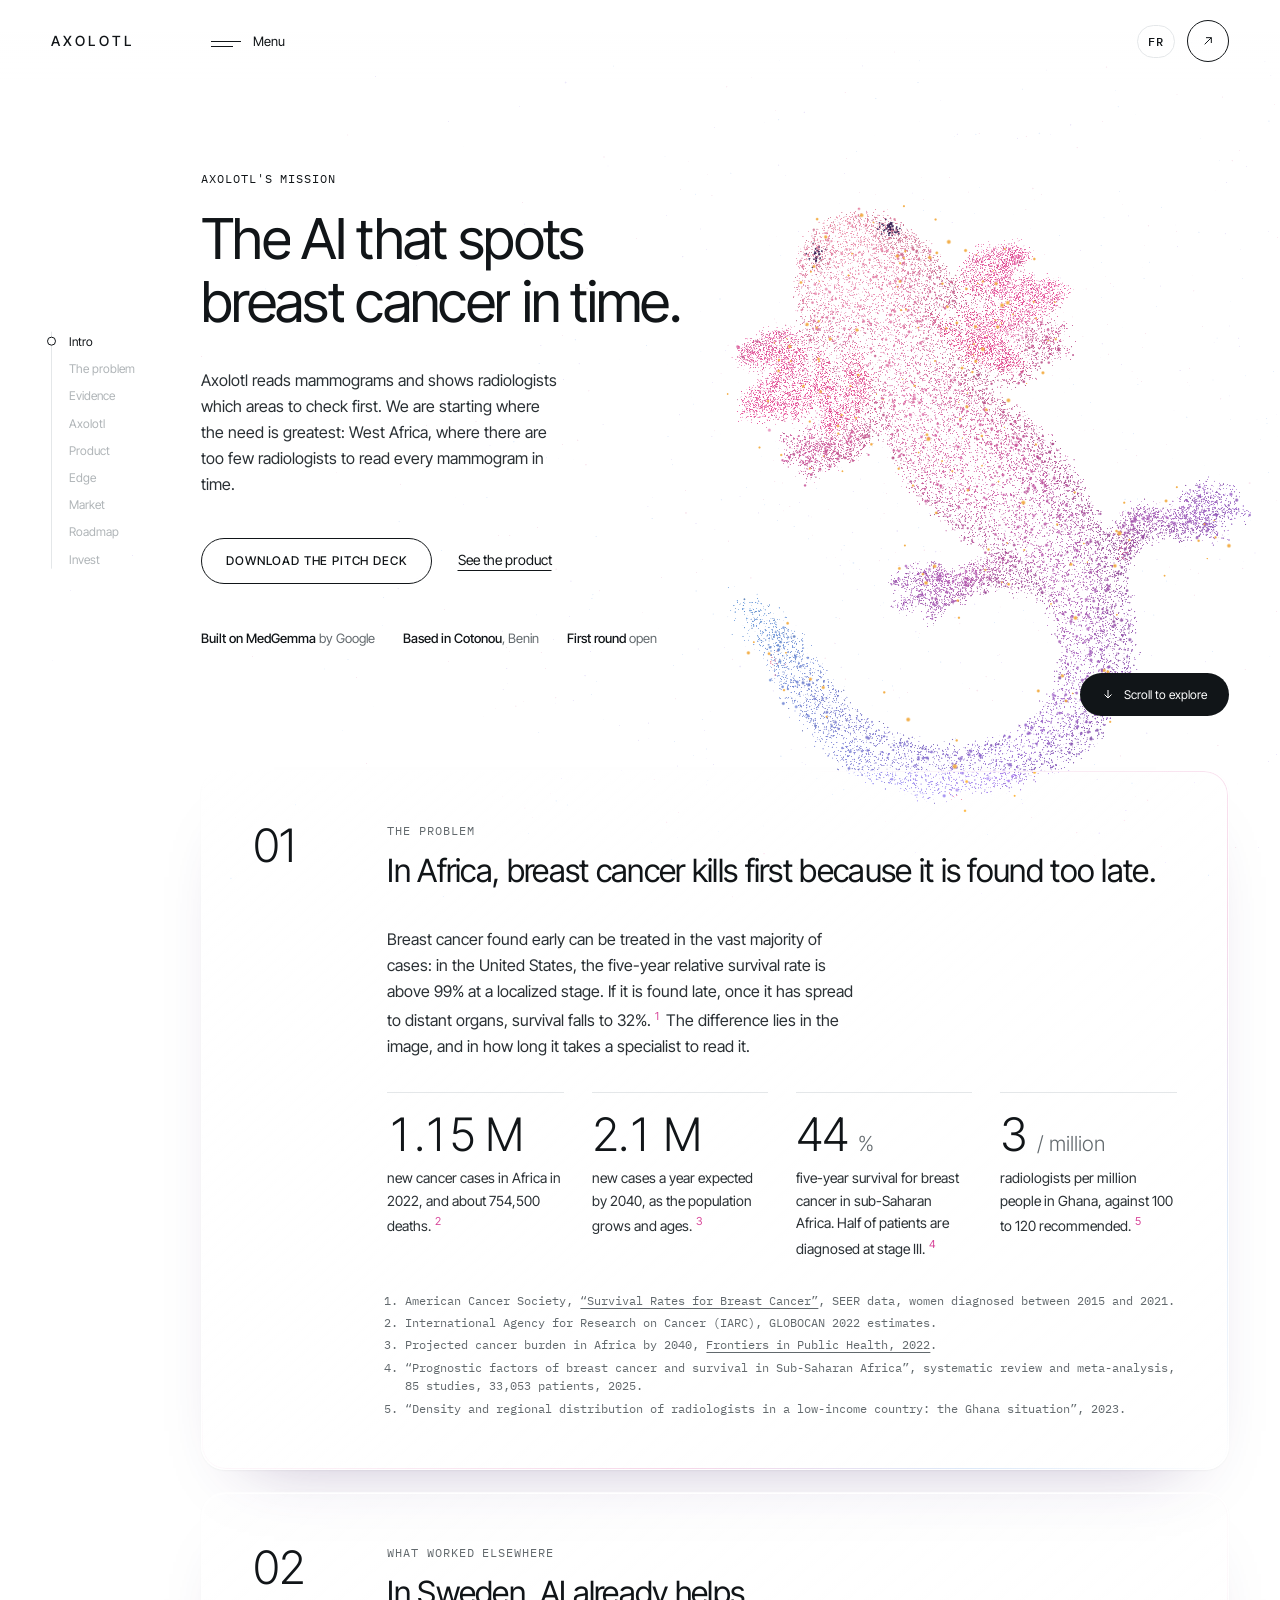
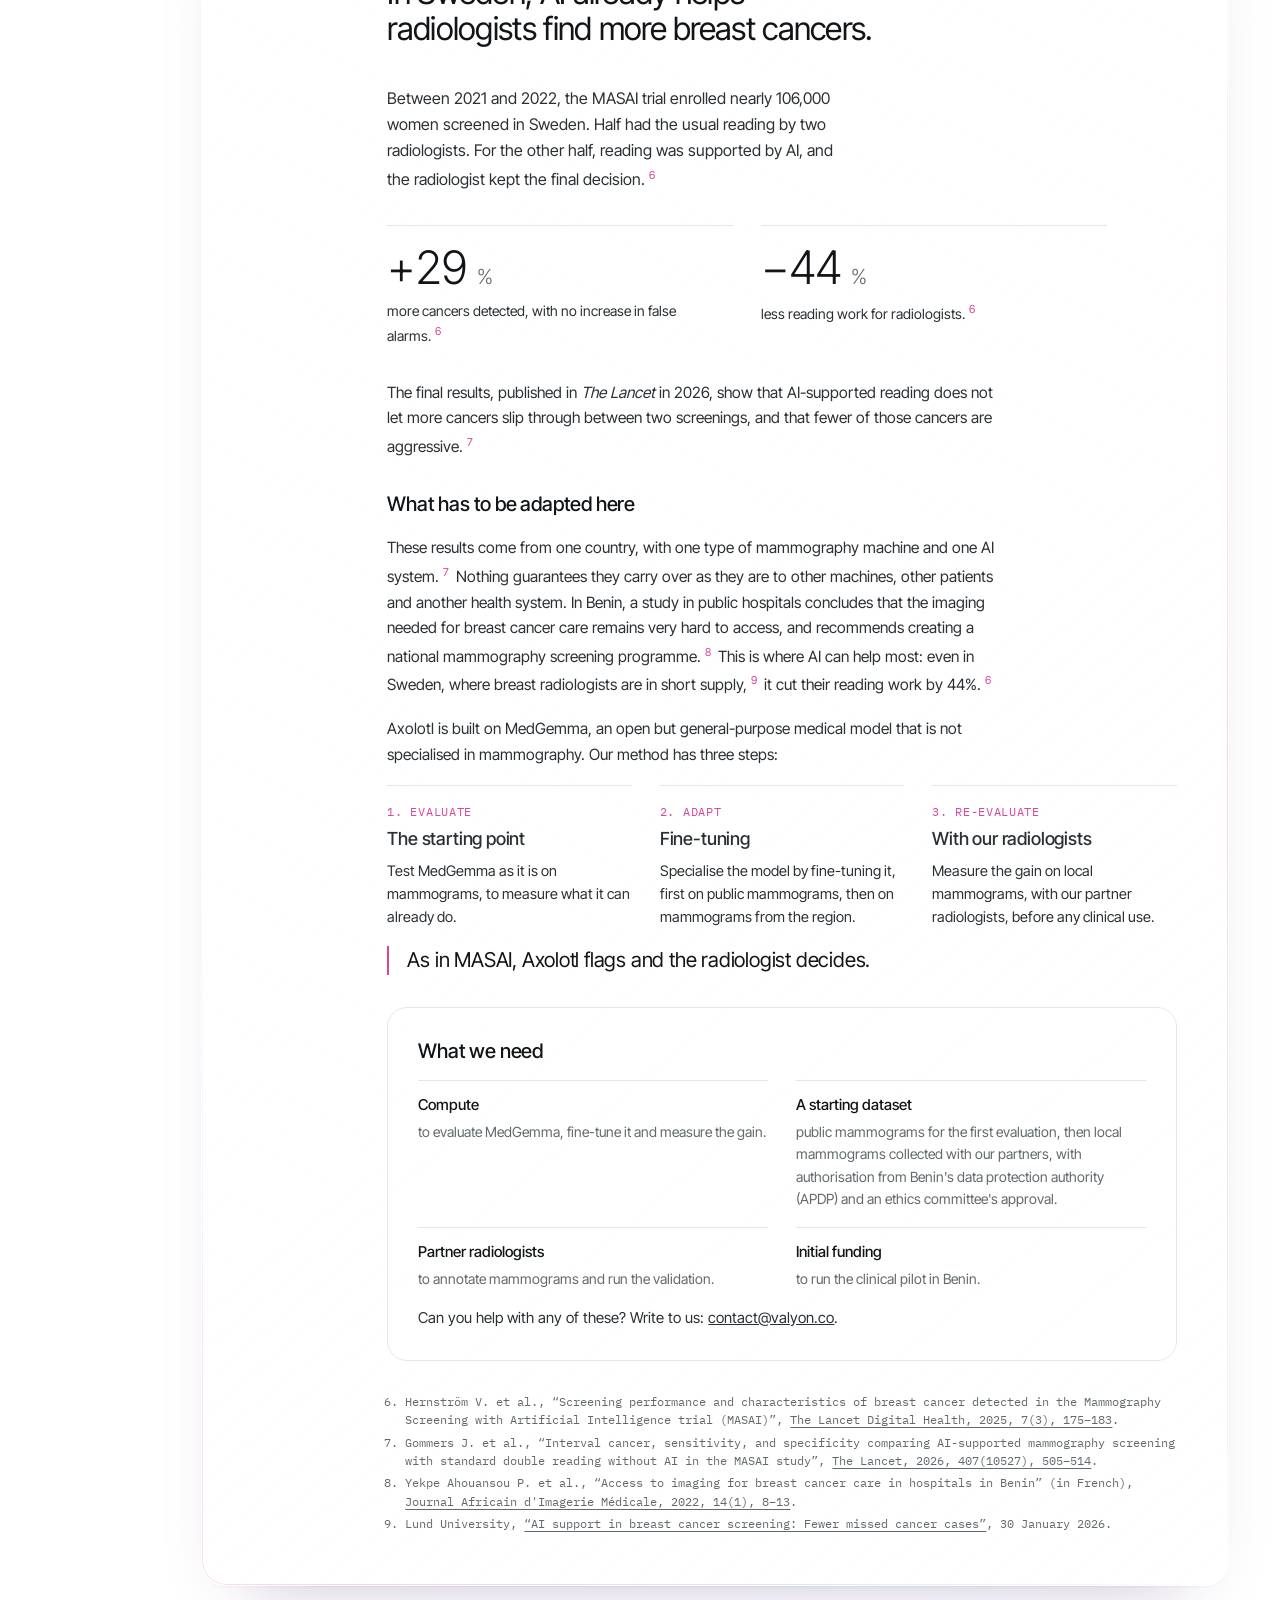
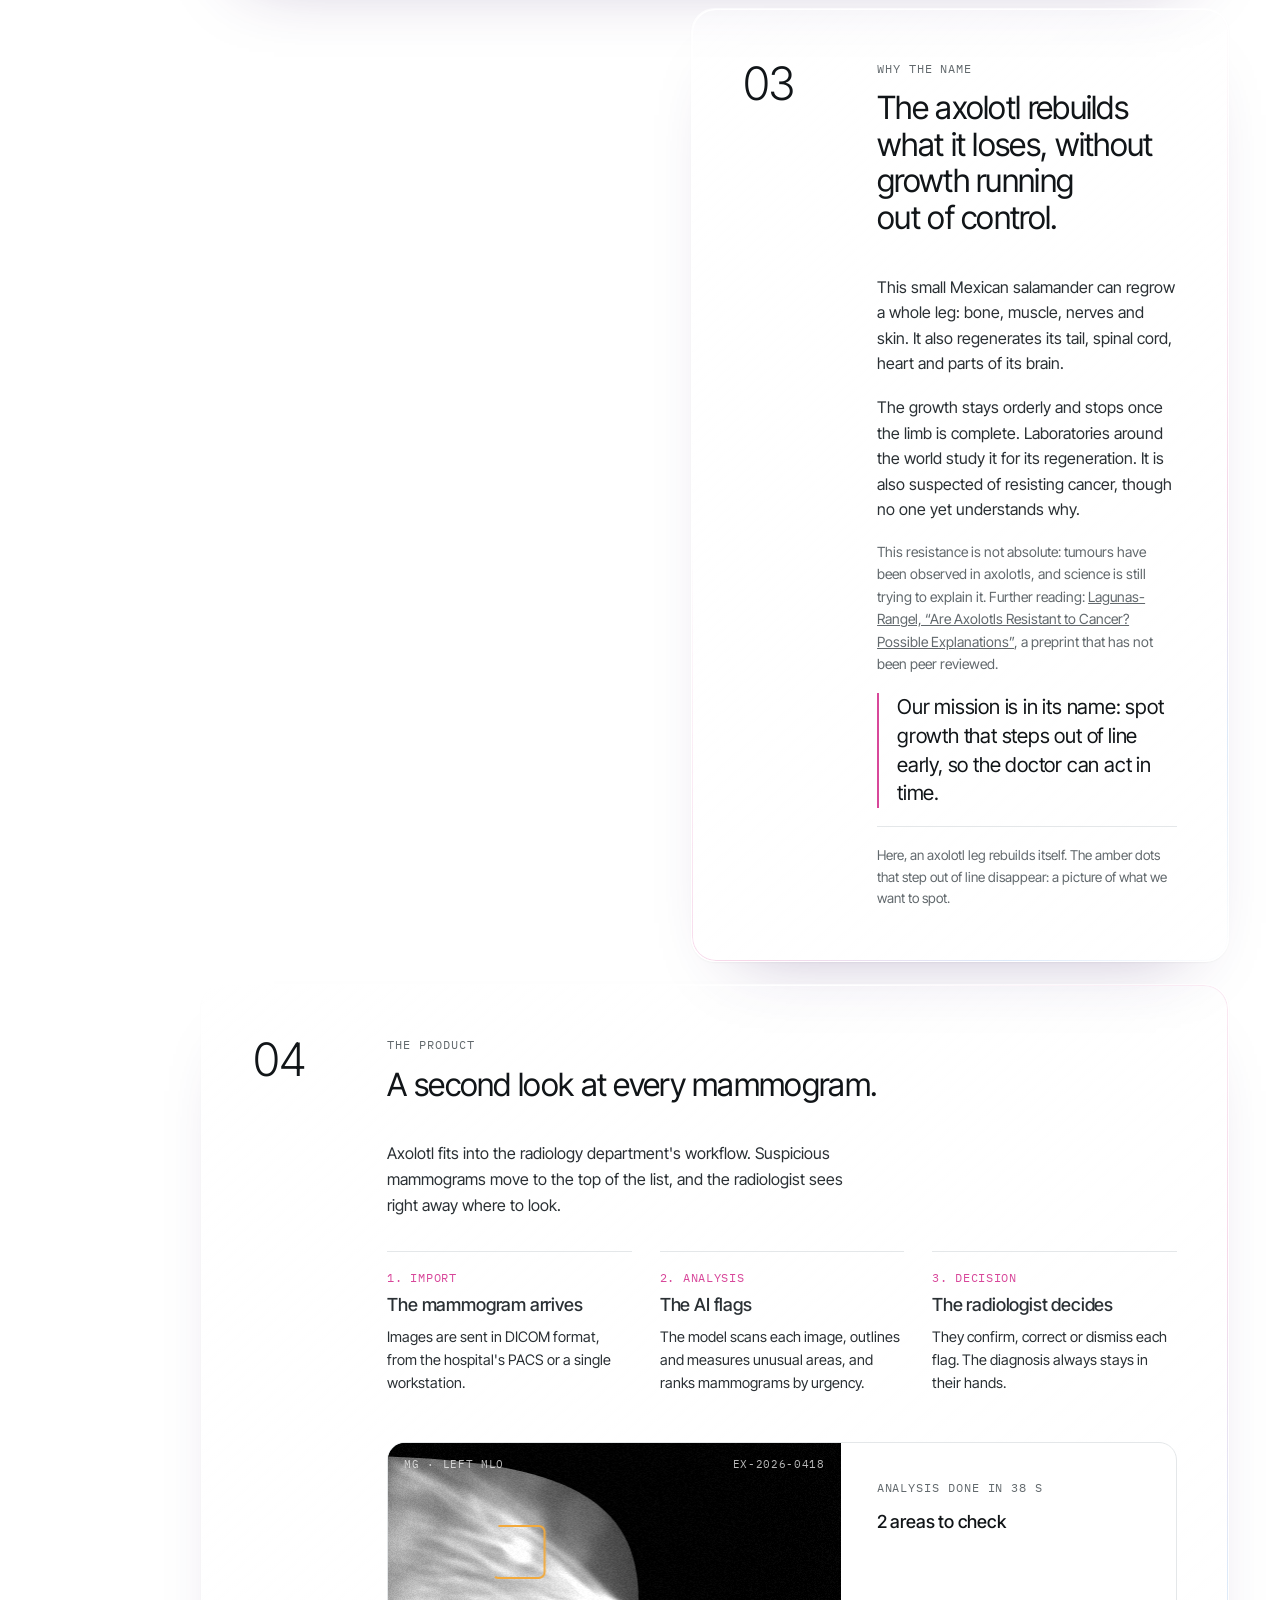
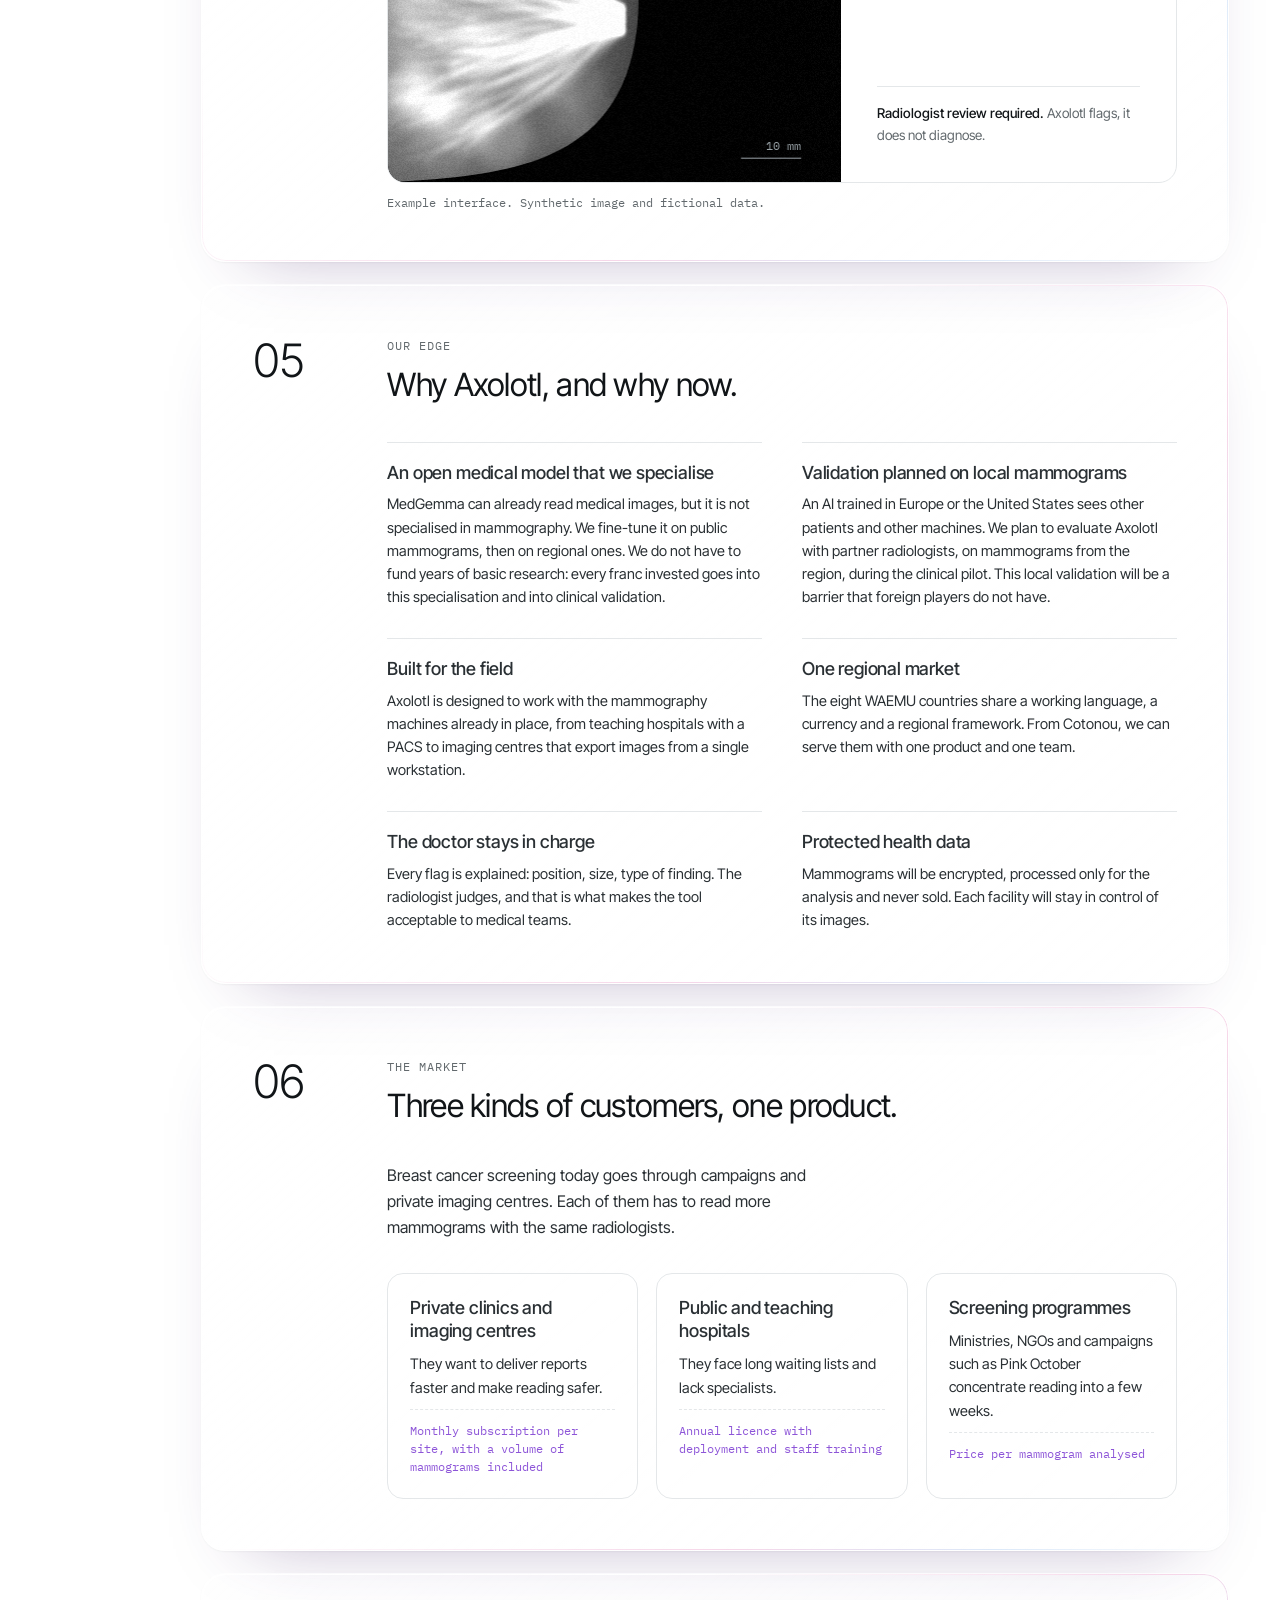
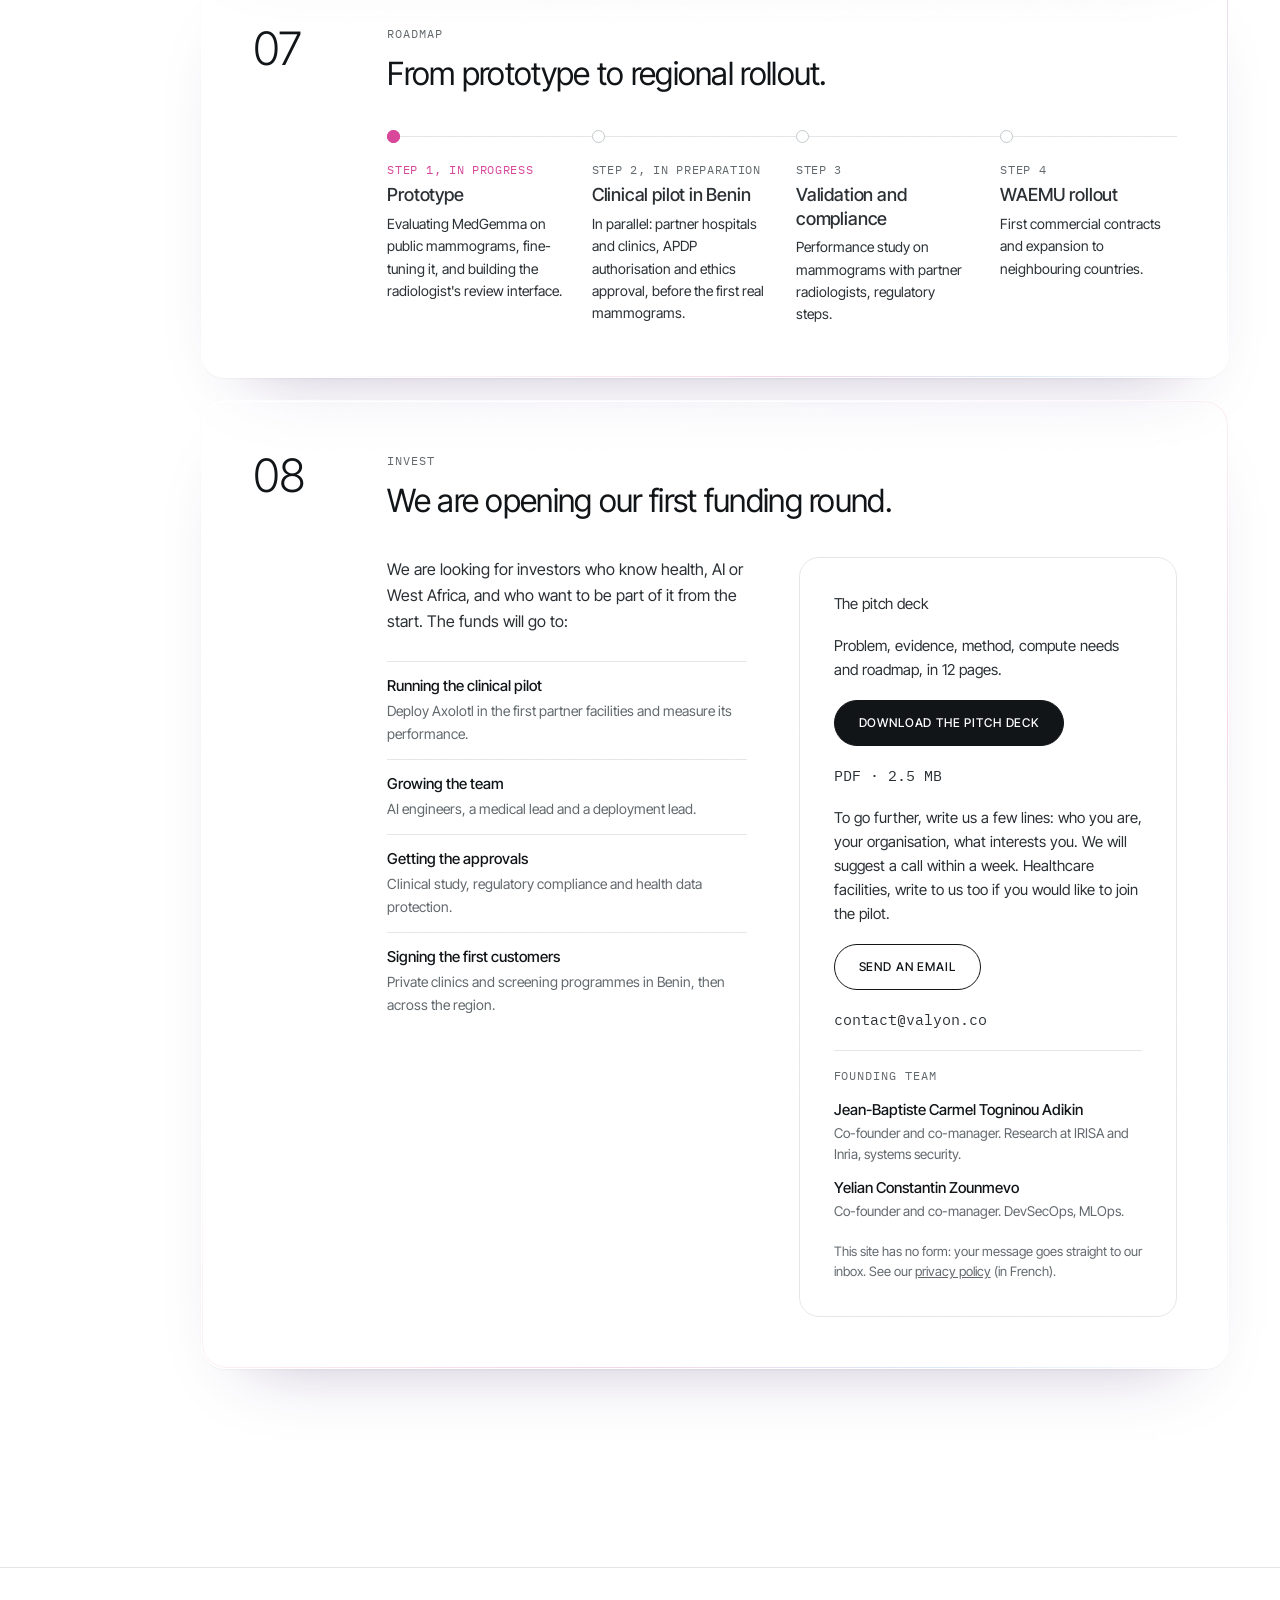
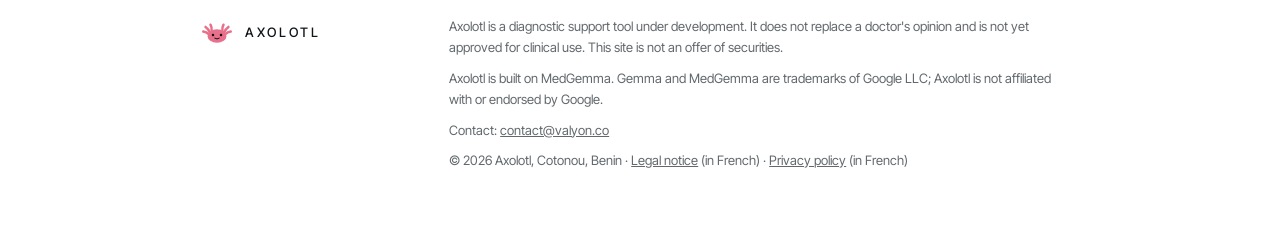
<file: en.html>
<!doctype html>
<html lang="en" class="no-js">
<head>
<meta charset="utf-8">
<meta name="viewport" content="width=device-width, initial-scale=1, viewport-fit=cover">
<title>Axolotl — The AI that spots breast cancer in time</title>
<meta name="description" content="Axolotl is an AI that helps radiologists read mammograms and flags early signs of breast cancer. We are starting in French-speaking West Africa and opening our first funding round.">
<meta property="og:title" content="Axolotl — The AI that spots breast cancer in time">
<meta property="og:description" content="An AI that helps radiologists read mammograms for breast cancer screening, built for hospitals and clinics in West Africa. First funding round open.">
<meta property="og:type" content="website">
<meta property="og:locale" content="en_US">
<link rel="alternate" hreflang="fr" href="https://axolotl.valyon.co/">
<link rel="alternate" hreflang="en" href="https://axolotl.valyon.co/en">
<link rel="alternate" hreflang="x-default" href="https://axolotl.valyon.co/">
<meta name="theme-color" content="#ffffff">
<link rel="icon" type="image/svg+xml" href="/assets/axolotl-mark.svg">
<script>
  // Hidden-before-reveal states only apply while the UI script runs; if it never starts, show everything.
  (function (d) { d.classList.replace('no-js', 'js'); setTimeout(function () { if (!d.classList.contains('ui')) d.classList.replace('js', 'no-js'); }, 2500); })(document.documentElement);
</script>
<link rel="preload" href="assets/fonts/inter-tight-latin.v1.woff2" as="font" type="font/woff2" crossorigin>
<link rel="stylesheet" href="assets/site.v3.css">
<script src="assets/site.v3.js" defer></script>
<script src="assets/vendor/three.r128.v1.min.js" defer></script>
<script src="assets/axolotl.v1.js" defer></script>
</head>
<body>
<a class="skip" href="#probleme">Skip to content</a>
<canvas id="gl" aria-hidden="true"></canvas>

<header class="top">
  <div class="top-left">
    <a class="brand" href="#intro" aria-label="Axolotl, home">Axolotl</a>
    <button class="menu-btn" id="menu-toggle" type="button" aria-controls="menu" aria-expanded="false" data-open-label="Menu" data-close-label="Close">
      <i aria-hidden="true"></i><span class="menu-label">Menu</span>
    </button>
  </div>
  <div class="top-right">
    <a class="lang" href="/" hreflang="fr" lang="fr" aria-label="Version française">FR</a>
    <a class="to-invest" href="#investir" aria-label="Invest">
      <svg width="16" height="16" viewBox="0 0 24 24" fill="none" stroke="currentColor" stroke-width="1.5" aria-hidden="true"><path d="M7 17 17 7M9 7h8v8"/></svg>
    </a>
  </div>
</header>

<nav class="menu" id="menu" hidden aria-label="Main menu">
  <ol class="menu-list">
    <li><a href="#intro"><span>00</span>Intro</a></li>
    <li><a href="#probleme"><span>01</span>The problem</a></li>
    <li><a href="#ailleurs"><span>02</span>What worked elsewhere</a></li>
    <li><a href="#axolotl"><span>03</span>Why the name</a></li>
    <li><a href="#produit"><span>04</span>The product</a></li>
    <li><a href="#avantage"><span>05</span>Our edge</a></li>
    <li><a href="#marche"><span>06</span>The market</a></li>
    <li><a href="#feuille-de-route"><span>07</span>Roadmap</a></li>
    <li><a href="#investir"><span>08</span>Invest and contact us</a></li>
  </ol>
  <a class="pill pill-dark menu-cta" href="/axolotl-pitch-deck.pdf" download="Axolotl-pitch-deck.pdf">Download the pitch deck</a>
</nav>

<ul class="rail" aria-label="Sections">
  <span class="dot" aria-hidden="true"></span>
  <li><a href="#intro" data-for="intro">Intro</a></li>
  <li><a href="#probleme" data-for="probleme">The problem</a></li>
  <li><a href="#ailleurs" data-for="ailleurs">Evidence</a></li>
  <li><a href="#axolotl" data-for="axolotl">Axolotl</a></li>
  <li><a href="#produit" data-for="produit">Product</a></li>
  <li><a href="#avantage" data-for="avantage">Edge</a></li>
  <li><a href="#marche" data-for="marche">Market</a></li>
  <li><a href="#feuille-de-route" data-for="feuille-de-route">Roadmap</a></li>
  <li><a href="#investir" data-for="investir">Invest</a></li>
</ul>

<main>
  <section class="hero" id="intro" data-sec>
    <div class="hero-copy">
      <p class="eyebrow fade">Axolotl's mission</p>
      <h1 id="title">The AI that spots breast cancer in&nbsp;time.</h1>
      <p class="lede fade">Axolotl reads mammograms and shows radiologists which areas to check first. We are starting where the need is greatest: West Africa, where there are too few radiologists to read every mammogram in time.</p>
      <div class="hero-actions fade">
        <a class="pill" href="/axolotl-pitch-deck.pdf" download="Axolotl-pitch-deck.pdf">Download the pitch deck</a>
        <a class="textlink" href="#produit">See the product</a>
      </div>
      <ul class="proof fade">
        <li><b>Built on MedGemma</b> by Google</li>
        <li><b>Based in Cotonou</b>, Benin</li>
        <li><b>First round</b> open</li>
      </ul>
    </div>
    <div class="hero-stage" aria-hidden="true">
      <img class="axo-poster" src="assets/axolotl-poster.v1.webp" alt="" width="720" height="880">
    </div>
    <a class="scroll-cue fade" href="#probleme">
      <svg width="12" height="12" viewBox="0 0 24 24" fill="none" stroke="currentColor" stroke-width="2" aria-hidden="true"><path d="M12 4v16M5 13l7 7 7-7"/></svg>
      Scroll to explore
    </a>
  </section>

  <div class="sections">

    <section class="card reveal" id="probleme" data-sec>
      <div class="card-head">
        <p class="num" aria-hidden="true">01</p>
        <div>
          <p class="meta">The problem</p>
          <h2>In Africa, breast cancer kills first because it is found too late.</h2>
        </div>
      </div>
      <div class="card-body">
        <p class="lede">Breast cancer found early can be treated in the vast majority of cases: in the United States, the five-year relative survival rate is above 99% at a localized stage. If it is found late, once it has spread to distant organs, survival falls to 32%.<sup><a href="#src-1" aria-label="Source 1">1</a></sup> The difference lies in the image, and in how long it takes a specialist to read it.</p>
        <div class="figures stagger">
          <div class="figure">
            <p class="num-figure" data-count="1.15" data-decimals="2">1.15&nbsp;M</p>
            <p>new cancer cases in Africa in 2022, and about 754,500 deaths.<sup><a href="#src-2" aria-label="Source 2">2</a></sup></p>
          </div>
          <div class="figure">
            <p class="num-figure" data-count="2.1" data-decimals="1">2.1&nbsp;M</p>
            <p>new cases a year expected by 2040, as the population grows and ages.<sup><a href="#src-3" aria-label="Source 3">3</a></sup></p>
          </div>
          <div class="figure">
            <p class="num-figure" data-count="44" data-decimals="0">44&nbsp;<small>%</small></p>
            <p>five-year survival for breast cancer in sub-Saharan Africa. Half of patients are diagnosed at stage III.<sup><a href="#src-4" aria-label="Source 4">4</a></sup></p>
          </div>
          <div class="figure">
            <p class="num-figure" data-count="3" data-decimals="0">3&nbsp;<small>/ million</small></p>
            <p>radiologists per million people in Ghana, against 100 to 120 recommended.<sup><a href="#src-5" aria-label="Source 5">5</a></sup></p>
          </div>
        </div>
        <ol class="sources">
          <li id="src-1">American Cancer Society, <a href="https://www.cancer.org/cancer/types/breast-cancer/understanding-a-breast-cancer-diagnosis/breast-cancer-survival-rates.html" target="_blank" rel="noopener">“Survival Rates for Breast Cancer”</a>, SEER data, women diagnosed between 2015 and 2021.</li>
          <li id="src-2">International Agency for Research on Cancer (IARC), GLOBOCAN 2022 estimates.</li>
          <li id="src-3">Projected cancer burden in Africa by 2040, <a href="https://www.frontiersin.org/journals/public-health/articles/10.3389/fpubh.2022.839835/full" target="_blank" rel="noopener">Frontiers in Public Health, 2022</a>.</li>
          <li id="src-4">“Prognostic factors of breast cancer and survival in Sub-Saharan Africa”, systematic review and meta-analysis, 85 studies, 33,053 patients, 2025.</li>
          <li id="src-5">“Density and regional distribution of radiologists in a low-income country: the Ghana situation”, 2023.</li>
        </ol>
      </div>
    </section>

    <section class="card reveal" id="ailleurs" data-sec>
      <div class="card-head">
        <p class="num" aria-hidden="true">02</p>
        <div>
          <p class="meta">What worked elsewhere</p>
          <h2>In Sweden, AI already helps radiologists find more breast cancers.</h2>
        </div>
      </div>
      <div class="card-body">
        <p class="lede">Between 2021 and 2022, the MASAI trial enrolled nearly 106,000 women screened in Sweden. Half had the usual reading by two radiologists. For the other half, reading was supported by AI, and the radiologist kept the final decision.<sup><a href="#src-6" aria-label="Source 6">6</a></sup></p>
        <div class="figures figures-2 stagger">
          <div class="figure">
            <p class="num-figure">+29&nbsp;<small>%</small></p>
            <p>more cancers detected, with no increase in false alarms.<sup><a href="#src-6" aria-label="Source 6">6</a></sup></p>
          </div>
          <div class="figure">
            <p class="num-figure">−44&nbsp;<small>%</small></p>
            <p>less reading work for radiologists.<sup><a href="#src-6" aria-label="Source 6">6</a></sup></p>
          </div>
        </div>
        <p class="body-text">The final results, published in <i>The Lancet</i> in 2026, show that AI-supported reading does not let more cancers slip through between two screenings, and that fewer of those cancers are aggressive.<sup><a href="#src-7" aria-label="Source 7">7</a></sup></p>

        <div class="adapt">
          <h3>What has to be adapted here</h3>
          <p class="body-text">These results come from one country, with one type of mammography machine and one AI system.<sup><a href="#src-7" aria-label="Source 7">7</a></sup> Nothing guarantees they carry over as they are to other machines, other patients and another health system. In Benin, a study in public hospitals concludes that the imaging needed for breast cancer care remains very hard to access, and recommends creating a national mammography screening programme.<sup><a href="#src-8" aria-label="Source 8">8</a></sup> This is where AI can help most: even in Sweden, where breast radiologists are in short supply,<sup><a href="#src-9" aria-label="Source 9">9</a></sup> it cut their reading work by 44%.<sup><a href="#src-6" aria-label="Source 6">6</a></sup></p>
          <p class="body-text">Axolotl is built on MedGemma, an open but general-purpose medical model that is not specialised in mammography. Our method has three steps:</p>
          <ol class="steps stagger">
            <li class="step">
              <span class="n">1. Evaluate</span>
              <h3>The starting point</h3>
              <p>Test MedGemma as it is on mammograms, to measure what it can already do.</p>
            </li>
            <li class="step">
              <span class="n">2. Adapt</span>
              <h3>Fine-tuning</h3>
              <p>Specialise the model by fine-tuning it, first on public mammograms, then on mammograms from the region.</p>
            </li>
            <li class="step">
              <span class="n">3. Re-evaluate</span>
              <h3>With our radiologists</h3>
              <p>Measure the gain on local mammograms, with our partner radiologists, before any clinical use.</p>
            </li>
          </ol>
          <p class="pull">As in MASAI, Axolotl flags and the radiologist decides.</p>
        </div>

        <div class="needs" id="besoins">
          <h3>What we need</h3>
          <ul>
            <li><b>Compute</b><span>to evaluate MedGemma, fine-tune it and measure the gain.</span></li>
            <li><b>A starting dataset</b><span>public mammograms for the first evaluation, then local mammograms collected with our partners, with authorisation from Benin's data protection authority (APDP) and an ethics committee's approval.</span></li>
            <li><b>Partner radiologists</b><span>to annotate mammograms and run the validation.</span></li>
            <li><b>Initial funding</b><span>to run the clinical pilot in Benin.</span></li>
          </ul>
          <p>Can you help with any of these? Write to us: <a href="mailto:contact@valyon.co">contact@valyon.co</a>.</p>
        </div>

        <ol class="sources" start="6">
          <li id="src-6">Hernström V. et al., “Screening performance and characteristics of breast cancer detected in the Mammography Screening with Artificial Intelligence trial (MASAI)”, <a href="https://doi.org/10.1016/S2589-7500(24)00267-X" target="_blank" rel="noopener">The Lancet Digital Health, 2025, 7(3), 175–183</a>.</li>
          <li id="src-7">Gommers J. et al., “Interval cancer, sensitivity, and specificity comparing AI-supported mammography screening with standard double reading without AI in the MASAI study”, <a href="https://doi.org/10.1016/S0140-6736(25)02464-X" target="_blank" rel="noopener">The Lancet, 2026, 407(10527), 505–514</a>.</li>
          <li id="src-8">Yekpe Ahouansou P. et al., “Access to imaging for breast cancer care in hospitals in Benin” (in French), <a href="https://www.ajol.info/index.php/jaim/article/view/239787" target="_blank" rel="noopener">Journal Africain d'Imagerie Médicale, 2022, 14(1), 8–13</a>.</li>
          <li id="src-9">Lund University, <a href="https://www.lunduniversity.lu.se/article/ai-support-breast-cancer-screening-fewer-missed-cancer-cases" target="_blank" rel="noopener">“AI support in breast cancer screening: Fewer missed cancer cases”</a>, 30 January 2026.</li>
        </ol>
      </div>
    </section>

    <section class="card card-open" id="axolotl" data-sec>
      <div class="regen-stage" aria-hidden="true">
        <div class="regen-sticky" data-axolotl-stage>
          <img class="axo-poster" src="assets/axolotl-poster.v1.webp" alt="" width="720" height="880" loading="lazy">
        </div>
      </div>
      <div class="panel reveal">
        <div class="card-head">
          <p class="num" aria-hidden="true">03</p>
          <div>
            <p class="meta">Why the name</p>
            <h2>The axolotl rebuilds what it loses, without growth running out of control.</h2>
          </div>
        </div>
        <div class="card-body prose">
          <p>This small Mexican salamander can regrow a whole leg: bone, muscle, nerves and skin. It also regenerates its tail, spinal cord, heart and parts of its brain.</p>
          <p>The growth stays orderly and stops once the limb is complete. Laboratories around the world study it for its regeneration. It is also suspected of resisting cancer, though no one yet understands why.</p>
          <p class="note">This resistance is not absolute: tumours have been observed in axolotls, and science is still trying to explain it. Further reading: <a href="https://www.preprints.org/manuscript/202601.1486" target="_blank" rel="noopener">Lagunas-Rangel, “Are Axolotls Resistant to Cancer? Possible Explanations”</a>, a preprint that has not been peer reviewed.</p>
          <p class="pull">Our mission is in its name: spot growth that steps out of line early, so the doctor can act in time.</p>
          <p class="regen-caption">
            <span class="if-gl">Here, an axolotl leg rebuilds itself. The amber dots that step out of line disappear: a picture of what we want to spot.</span>
            <span class="if-still">In the axolotl, a whole leg rebuilds itself, then growth stops on its own.</span>
          </p>
        </div>
      </div>
    </section>

    <section class="card reveal" id="produit" data-sec>
      <div class="card-head">
        <p class="num" aria-hidden="true">04</p>
        <div>
          <p class="meta">The product</p>
          <h2>A second look at every mammogram.</h2>
        </div>
      </div>
      <div class="card-body">
        <p class="lede">Axolotl fits into the radiology department's workflow. Suspicious mammograms move to the top of the list, and the radiologist sees right away where to look.</p>
        <ol class="steps stagger">
          <li class="step">
            <span class="n">1. Import</span>
            <h3>The mammogram arrives</h3>
            <p>Images are sent in DICOM format, from the hospital's PACS or a single workstation.</p>
          </li>
          <li class="step">
            <span class="n">2. Analysis</span>
            <h3>The AI flags</h3>
            <p>The model scans each image, outlines and measures unusual areas, and ranks mammograms by urgency.</p>
          </li>
          <li class="step">
            <span class="n">3. Decision</span>
            <h3>The radiologist decides</h3>
            <p>They confirm, correct or dismiss each flag. The diagnosis always stays in their hands.</p>
          </li>
        </ol>
      </div>
      <div class="viewer">
        <div class="viewer-image" role="img" aria-label="Example grayscale mammogram with two areas circled in amber.">
          <canvas id="scan"></canvas>
          <span class="scanline" aria-hidden="true"></span>
          <div class="hud"><span>MG · LEFT MLO</span><span>EX-2026-0418</span></div>
        </div>
        <div class="viewer-side">
          <div>
            <p class="meta">Analysis done in 38 s</p>
            <h3>2 areas to check</h3>
          </div>
          <div class="zones">
            <div class="zone"><span class="badge">1</span><b>Upper outer quadrant</b><span>Ø 8.4 mm, focal asymmetry</span></div>
            <div class="zone"><span class="badge">2</span><b>Retroareolar region</b><span>Ø 5.1 mm, microcalcifications</span></div>
          </div>
          <p class="verdict"><strong>Radiologist review required.</strong> Axolotl flags, it does not diagnose.</p>
        </div>
      </div>
      <p class="fictive">Example interface. Synthetic image and fictional data.</p>
    </section>

    <section class="card reveal" id="avantage" data-sec>
      <div class="card-head">
        <p class="num" aria-hidden="true">05</p>
        <div>
          <p class="meta">Our edge</p>
          <h2>Why Axolotl, and why now.</h2>
        </div>
      </div>
      <div class="card-body">
        <div class="pairs stagger">
          <div class="pair"><h3>An open medical model that we specialise</h3><p>MedGemma can already read medical images, but it is not specialised in mammography. We fine-tune it on public mammograms, then on regional ones. We do not have to fund years of basic research: every franc invested goes into this specialisation and into clinical validation.</p></div>
          <div class="pair"><h3>Validation planned on local mammograms</h3><p>An AI trained in Europe or the United States sees other patients and other machines. We plan to evaluate Axolotl with partner radiologists, on mammograms from the region, during the clinical pilot. This local validation will be a barrier that foreign players do not have.</p></div>
          <div class="pair"><h3>Built for the field</h3><p>Axolotl is designed to work with the mammography machines already in place, from teaching hospitals with a PACS to imaging centres that export images from a single workstation.</p></div>
          <div class="pair"><h3>One regional market</h3><p>The eight WAEMU countries share a working language, a currency and a regional framework. From Cotonou, we can serve them with one product and one team.</p></div>
          <div class="pair"><h3>The doctor stays in charge</h3><p>Every flag is explained: position, size, type of finding. The radiologist judges, and that is what makes the tool acceptable to medical teams.</p></div>
          <div class="pair"><h3>Protected health data</h3><p>Mammograms will be encrypted, processed only for the analysis and never sold. Each facility will stay in control of its images.</p></div>
        </div>
      </div>
    </section>

    <section class="card reveal" id="marche" data-sec>
      <div class="card-head">
        <p class="num" aria-hidden="true">06</p>
        <div>
          <p class="meta">The market</p>
          <h2>Three kinds of customers, one product.</h2>
        </div>
      </div>
      <div class="card-body">
        <p class="lede">Breast cancer screening today goes through campaigns and private imaging centres. Each of them has to read more mammograms with the same radiologists.</p>
        <div class="buyers stagger">
          <div class="buyer">
            <h3>Private clinics and imaging centres</h3>
            <p>They want to deliver reports faster and make reading safer.</p>
            <p class="price">Monthly subscription per site, with a volume of mammograms included</p>
          </div>
          <div class="buyer">
            <h3>Public and teaching hospitals</h3>
            <p>They face long waiting lists and lack specialists.</p>
            <p class="price">Annual licence with deployment and staff training</p>
          </div>
          <div class="buyer">
            <h3>Screening programmes</h3>
            <p>Ministries, NGOs and campaigns such as Pink October concentrate reading into a few weeks.</p>
            <p class="price">Price per mammogram analysed</p>
          </div>
        </div>
      </div>
    </section>

    <section class="card reveal" id="feuille-de-route" data-sec>
      <div class="card-head">
        <p class="num" aria-hidden="true">07</p>
        <div>
          <p class="meta">Roadmap</p>
          <h2>From prototype to regional rollout.</h2>
        </div>
      </div>
      <div class="card-body">
        <ol class="road">
          <li class="now">
            <span class="when">Step 1, in progress</span>
            <h3>Prototype</h3>
            <p>Evaluating MedGemma on public mammograms, fine-tuning it, and building the radiologist's review interface.</p>
          </li>
          <li>
            <span class="when">Step 2, in preparation</span>
            <h3>Clinical pilot in Benin</h3>
            <p>In parallel: partner hospitals and clinics, APDP authorisation and ethics approval, before the first real mammograms.</p>
          </li>
          <li>
            <span class="when">Step 3</span>
            <h3>Validation and compliance</h3>
            <p>Performance study on mammograms with partner radiologists, regulatory steps.</p>
          </li>
          <li>
            <span class="when">Step 4</span>
            <h3>WAEMU rollout</h3>
            <p>First commercial contracts and expansion to neighbouring countries.</p>
          </li>
        </ol>
      </div>
    </section>

    <section class="card reveal" id="investir" data-sec>
      <div class="card-head">
        <p class="num" aria-hidden="true">08</p>
        <div>
          <p class="meta">Invest</p>
          <h2>We are opening our first funding round.</h2>
        </div>
      </div>
      <div class="card-body raise">
        <div class="raise-copy">
          <p class="lede">We are looking for investors who know health, AI or West Africa, and who want to be part of it from the start. The funds will go to:</p>
          <ul class="uses">
            <li><b>Running the clinical pilot</b><span>Deploy Axolotl in the first partner facilities and measure its performance.</span></li>
            <li><b>Growing the team</b><span>AI engineers, a medical lead and a deployment lead.</span></li>
            <li><b>Getting the approvals</b><span>Clinical study, regulatory compliance and health data protection.</span></li>
            <li><b>Signing the first customers</b><span>Private clinics and screening programmes in Benin, then across the region.</span></li>
          </ul>
        </div>

        <div class="contact-card">
          <p class="form-title">The pitch deck</p>
          <p>Problem, evidence, method, compute needs and roadmap, in 12 pages.</p>
          <a class="pill pill-dark" href="/axolotl-pitch-deck.pdf" download="Axolotl-pitch-deck.pdf">Download the pitch deck</a>
          <p class="contact-line">PDF · 2.5 MB</p>
          <p>To go further, write us a few lines: who you are, your organisation, what interests you. We will suggest a call within a week. Healthcare facilities, write to us too if you would like to join the pilot.</p>
          <a class="pill" href="mailto:contact@valyon.co?subject=Axolotl%20investor%20deck&amp;body=Name%3A%0D%0AOrganisation%3A%0D%0AYou%20are%20%28fund%2C%20business%20angel%2C%20healthcare%20facility%E2%80%A6%29%3A%0D%0AMessage%3A%0D%0A">Send an email</a>
          <p class="contact-line">contact@valyon.co</p>
          <div class="team">
            <p class="meta">Founding team</p>
            <ul>
              <li><b>Jean-Baptiste Carmel Togninou Adikin</b><span>Co-founder and co-manager. Research at IRISA and Inria, systems security.</span></li>
              <li><b>Yelian Constantin Zounmevo</b><span>Co-founder and co-manager. DevSecOps, MLOps.</span></li>
            </ul>
          </div>
          <small>This site has no form: your message goes straight to our inbox. See our <a href="confidentialite.html">privacy policy</a> (in French).</small>
        </div>
      </div>
    </section>

  </div>
</main>

<footer class="foot">
  <a class="foot-brand" href="#intro" aria-label="Axolotl, back to top">
    <svg viewBox="0 0 64 64" aria-hidden="true"><g fill="none" stroke="#e8708a" stroke-width="5" stroke-linecap="round"><path d="M21.2 30.2Q22.3 23.4 19 17.4"/><path d="M17.7 32.9Q15.1 26 9.1 21.8"/><path d="M15.4 36.2Q10.9 31.6 4.5 31.1"/><path d="M42.8 30.2Q41.7 23.4 45 17.4"/><path d="M46.3 32.9Q48.9 26 54.9 21.8"/><path d="M48.6 36.2Q53.1 31.6 59.5 31.1"/></g><ellipse cx="32" cy="40" rx="19" ry="13.5" fill="#e8708a"/><circle cx="24" cy="38" r="2.5" fill="#111518"/><circle cx="40" cy="38" r="2.5" fill="#111518"/><path d="M27.5 44.5Q32 47.5 36.5 44.5" stroke="#111518" stroke-width="2" stroke-linecap="round" fill="none"/></svg>
    Axolotl
  </a>
  <div class="foot-text">
    <p>Axolotl is a diagnostic support tool under development. It does not replace a doctor's opinion and is not yet approved for clinical use. This site is not an offer of securities.</p>
    <p>Axolotl is built on MedGemma. Gemma and MedGemma are trademarks of Google LLC; Axolotl is not affiliated with or endorsed by Google.</p>
    <p>Contact: <a href="mailto:contact@valyon.co">contact@valyon.co</a></p>
    <p>© 2026 Axolotl, Cotonou, Benin · <a href="mentions-legales.html">Legal notice</a> (in French) · <a href="confidentialite.html">Privacy policy</a> (in French)</p>
  </div>
</footer>
</body>
</html>
</file>
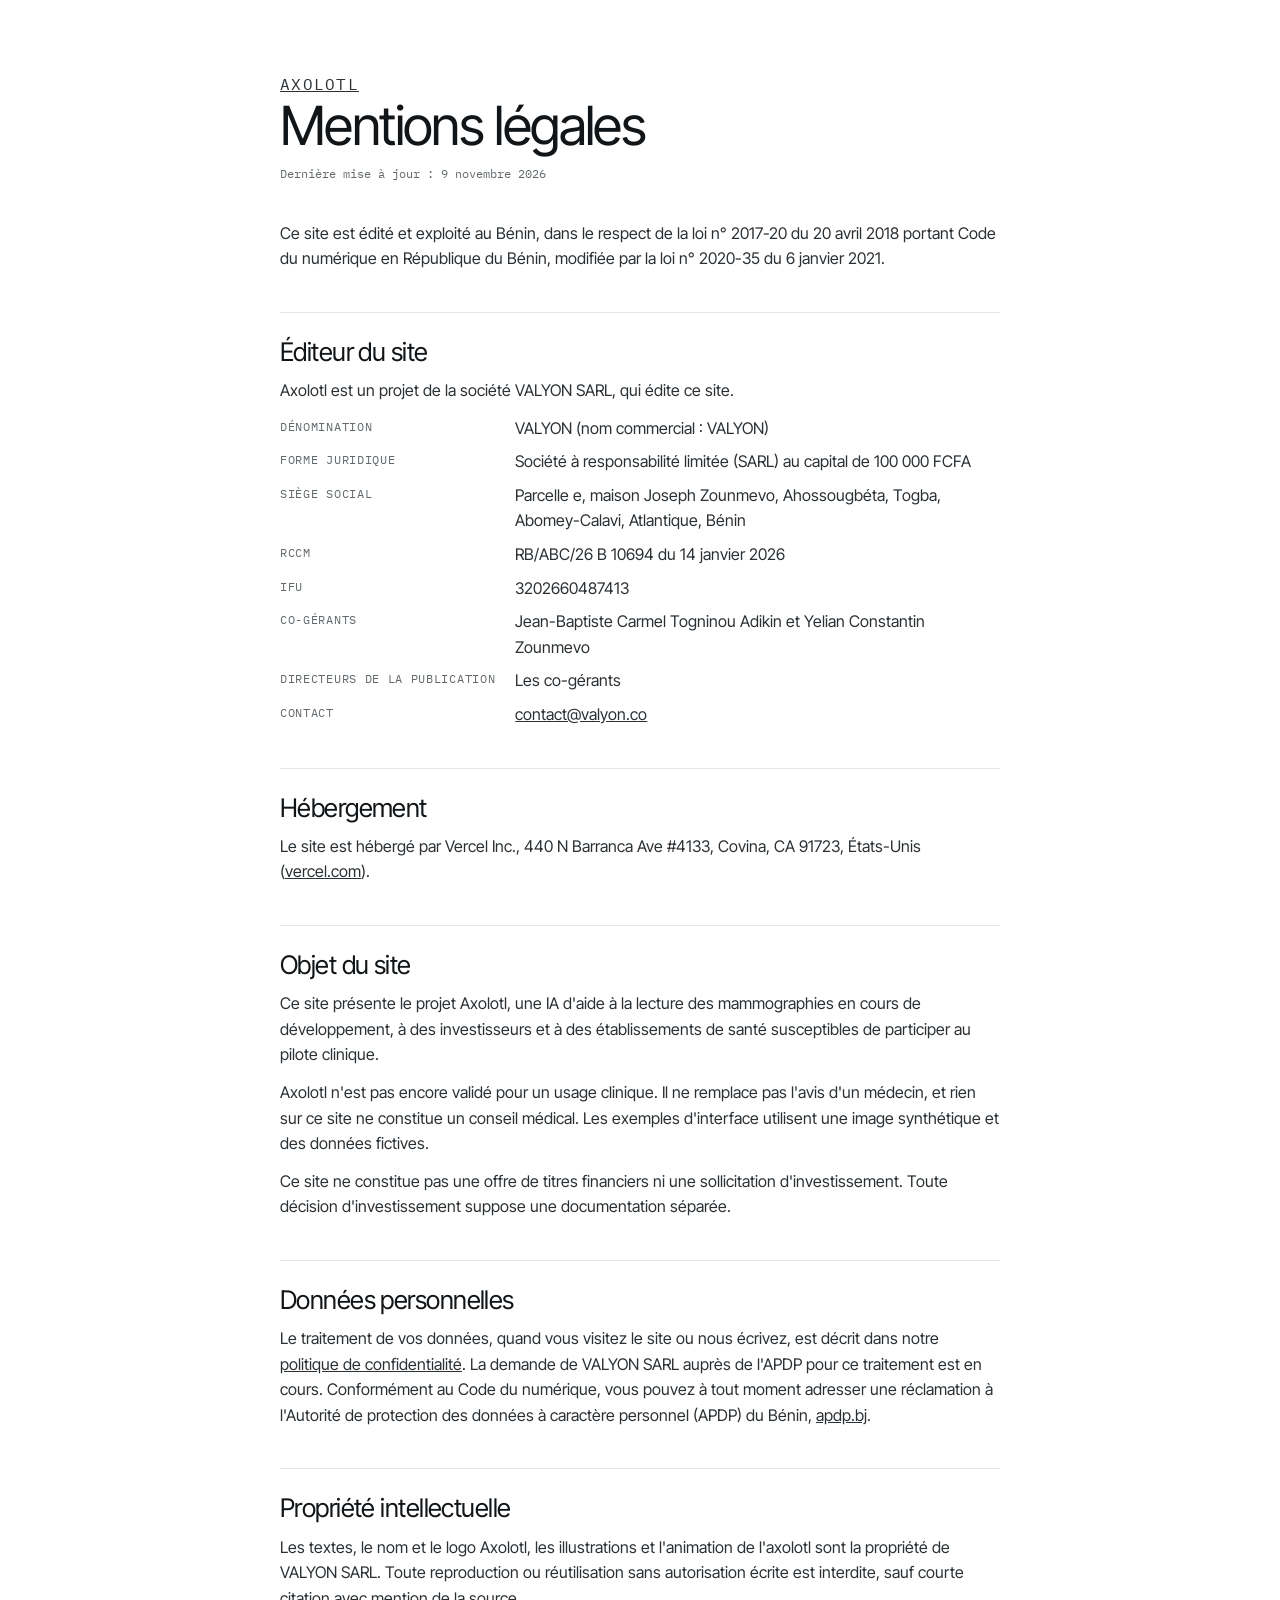
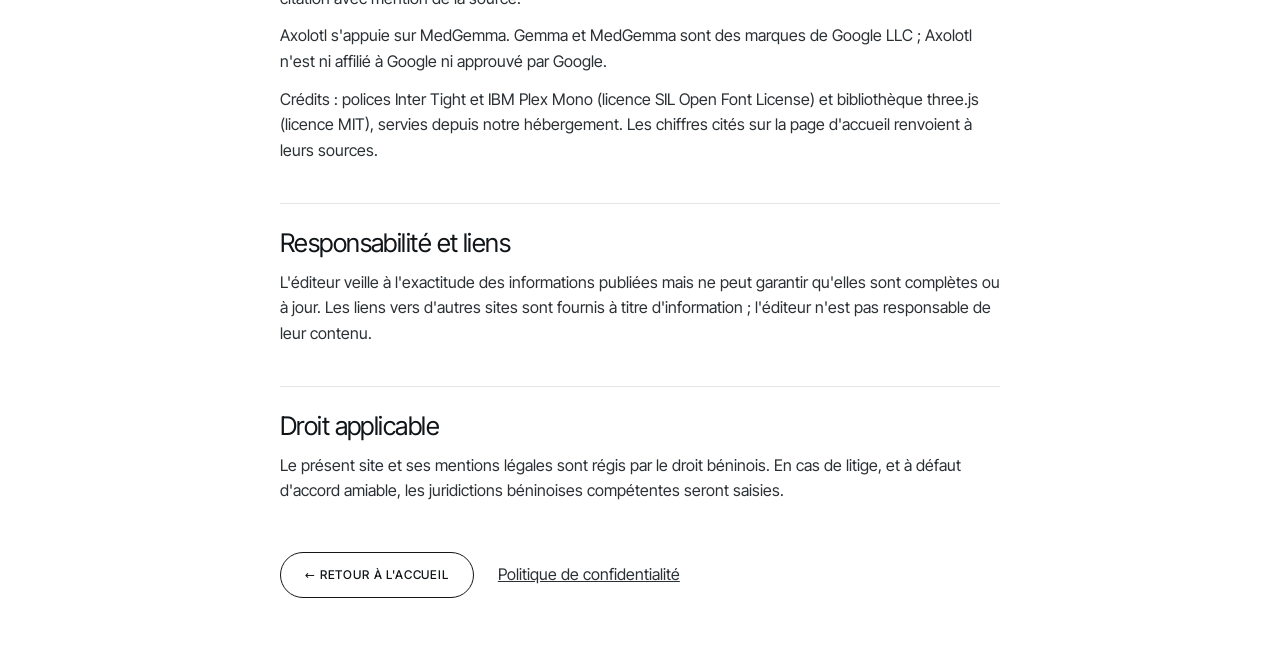
<file: mentions-legales.html>
<!doctype html>
<html lang="fr">
<head>
<meta charset="utf-8">
<meta name="viewport" content="width=device-width, initial-scale=1, viewport-fit=cover">
<title>Mentions légales — Axolotl</title>
<meta name="description" content="Mentions légales du site Axolotl : éditeur, hébergeur, cadre légal béninois et propriété intellectuelle.">
<meta name="theme-color" content="#ffffff">
<link rel="icon" type="image/svg+xml" href="/assets/axolotl-mark.svg">
<link rel="stylesheet" href="/assets/site.v3.css">
<link rel="stylesheet" href="/assets/legal.v1.css">
</head>
<body class="simple legal">
<main class="simple-main">
  <p class="eyebrow"><a href="/">Axolotl</a></p>
  <h1>Mentions légales</h1>
  <p class="updated">Dernière mise à jour&nbsp;: 9 novembre 2026</p>

  <p>Ce site est édité et exploité au Bénin, dans le respect de la loi n°&nbsp;2017-20 du 20&nbsp;avril 2018 portant Code du numérique en République du Bénin, modifiée par la loi n°&nbsp;2020-35 du 6&nbsp;janvier 2021.</p>

  <h2>Éditeur du site</h2>
  <p>Axolotl est un projet de la société VALYON SARL, qui édite ce site.</p>
  <dl>
    <dt>Dénomination</dt><dd>VALYON (nom commercial&nbsp;: VALYON)</dd>
    <dt>Forme juridique</dt><dd>Société à responsabilité limitée (SARL) au capital de 100&nbsp;000 FCFA</dd>
    <dt>Siège social</dt><dd>Parcelle e, maison Joseph Zounmevo, Ahossougbéta, Togba, Abomey-Calavi, Atlantique, Bénin</dd>
    <dt>RCCM</dt><dd>RB/ABC/26 B 10694 du 14 janvier 2026</dd>
    <dt>IFU</dt><dd>3202660487413</dd>
    <dt>Co-gérants</dt><dd>Jean-Baptiste Carmel Togninou Adikin et Yelian Constantin Zounmevo</dd>
    <dt>Directeurs de la publication</dt><dd>Les co-gérants</dd>
    <dt>Contact</dt><dd><a href="mailto:contact@valyon.co">contact@valyon.co</a></dd>
  </dl>

  <h2>Hébergement</h2>
  <p>Le site est hébergé par Vercel Inc., 440 N Barranca Ave #4133, Covina, CA 91723, États-Unis (<a href="https://vercel.com" target="_blank" rel="noopener">vercel.com</a>).</p>

  <h2>Objet du site</h2>
  <p>Ce site présente le projet Axolotl, une IA d'aide à la lecture des mammographies en cours de développement, à des investisseurs et à des établissements de santé susceptibles de participer au pilote clinique.</p>
  <p>Axolotl n'est pas encore validé pour un usage clinique. Il ne remplace pas l'avis d'un médecin, et rien sur ce site ne constitue un conseil médical. Les exemples d'interface utilisent une image synthétique et des données fictives.</p>
  <p>Ce site ne constitue pas une offre de titres financiers ni une sollicitation d'investissement. Toute décision d'investissement suppose une documentation séparée.</p>

  <h2>Données personnelles</h2>
  <p>Le traitement de vos données, quand vous visitez le site ou nous écrivez, est décrit dans notre <a href="confidentialite.html">politique de confidentialité</a>. La demande de VALYON SARL auprès de l'APDP pour ce traitement est en cours. Conformément au Code du numérique, vous pouvez à tout moment adresser une réclamation à l'Autorité de protection des données à caractère personnel (APDP) du Bénin, <a href="https://apdp.bj" target="_blank" rel="noopener">apdp.bj</a>.</p>

  <h2>Propriété intellectuelle</h2>
  <p>Les textes, le nom et le logo Axolotl, les illustrations et l'animation de l'axolotl sont la propriété de VALYON SARL. Toute reproduction ou réutilisation sans autorisation écrite est interdite, sauf courte citation avec mention de la source.</p>
  <p>Axolotl s'appuie sur MedGemma. Gemma et MedGemma sont des marques de Google LLC&nbsp;; Axolotl n'est ni affilié à Google ni approuvé par Google.</p>
  <p>Crédits&nbsp;: polices Inter Tight et IBM Plex Mono (licence SIL Open Font License) et bibliothèque three.js (licence MIT), servies depuis notre hébergement. Les chiffres cités sur la page d'accueil renvoient à leurs sources.</p>

  <h2>Responsabilité et liens</h2>
  <p>L'éditeur veille à l'exactitude des informations publiées mais ne peut garantir qu'elles sont complètes ou à jour. Les liens vers d'autres sites sont fournis à titre d'information&nbsp;; l'éditeur n'est pas responsable de leur contenu.</p>

  <h2>Droit applicable</h2>
  <p>Le présent site et ses mentions légales sont régis par le droit béninois. En cas de litige, et à défaut d'accord amiable, les juridictions béninoises compétentes seront saisies.</p>

  <p class="back"><a class="pill" href="/">← Retour à l'accueil</a> <a href="confidentialite.html">Politique de confidentialité</a></p>
</main>
</body>
</html>
</file>
<file: assets/site.v3.css>
/* Axolotl — white, airy, particle axolotl (MYDNA direction). Amber is reserved for "signal". */
/* Fonts served from our own host (no visitor IP sent to Google). SIL Open Font License, see fonts/OFL-*.txt */
@font-face { font-family: "Inter Tight"; font-style: normal; font-weight: 300 500; font-display: swap; src: url("fonts/inter-tight-latin.v1.woff2") format("woff2"); }
@font-face { font-family: "IBM Plex Mono"; font-style: normal; font-weight: 400; font-display: swap; src: url("fonts/ibm-plex-mono-400-latin.v1.woff2") format("woff2"); }
@font-face { font-family: "IBM Plex Mono"; font-style: normal; font-weight: 500; font-display: swap; src: url("fonts/ibm-plex-mono-500-latin.v1.woff2") format("woff2"); }

:root {
  --bg: #ffffff;
  --ink: #111518;
  --muted: #62696d;
  --line: #e4e7e9;
  --soft: #f6f7f8;
  --pink: #f27fa0;
  --magenta: #d8479a;
  --violet: #8d55d8;
  --blue: #4f8fe0;
  --signal: #f2a93b;
  --gutter: clamp(20px, 4vw, 56px);
  --rail-space: 0px;
  --ease: cubic-bezier(.2, .8, .2, 1);
  --font: "Inter Tight", system-ui, -apple-system, "Segoe UI", sans-serif;
  --mono: "IBM Plex Mono", ui-monospace, Menlo, monospace;
  color-scheme: light;
}
@media (min-width: 1100px) { :root { --rail-space: 150px; } }

*, *::before, *::after { box-sizing: border-box; }
html { scroll-behavior: smooth; -webkit-text-size-adjust: 100%; }
body {
  margin: 0; background: var(--bg); color: var(--ink);
  font-family: var(--font); font-size: 16px; line-height: 1.6;
  -webkit-font-smoothing: antialiased; overflow-x: hidden;
}
body.menu-open { overflow: hidden; }
img, svg, canvas { display: block; max-width: 100%; }
a { color: inherit; }
p, h1, h2, h3, ol, ul { margin: 0; }
:focus-visible { outline: 2px solid var(--violet); outline-offset: 3px; border-radius: 4px; }
.skip { position: absolute; left: 12px; top: -60px; z-index: 100; background: var(--ink); color: #fff; padding: 10px 16px; border-radius: 999px; text-decoration: none; font-size: 13px; }
.skip:focus { top: 12px; }

#gl { position: fixed; inset: 0; width: 100%; height: 100%; z-index: 0; pointer-events: none; }

/* ---------- Type ---------- */
h1 { font-weight: 400; font-size: clamp(40px, 4.4vw, 66px); line-height: 1.04; letter-spacing: -.03em; }
h2 { font-weight: 400; font-size: clamp(26px, 2.5vw, 36px); line-height: 1.14; letter-spacing: -.022em; text-wrap: balance; }
h3 { font-weight: 500; font-size: 18px; line-height: 1.3; letter-spacing: -.01em; }
.eyebrow, .meta {
  font-family: var(--mono); font-size: 11.5px; letter-spacing: .08em; text-transform: uppercase; color: var(--muted);
}
.eyebrow { color: var(--ink); margin-bottom: 22px; }
.meta { margin-bottom: 12px; }
.lede { font-size: clamp(16px, 1.25vw, 18px); line-height: 1.62; color: #2a3034; max-width: 52ch; }

/* ---------- Buttons ---------- */
.pill {
  display: inline-flex; align-items: center; justify-content: center; gap: 10px;
  border: 1px solid var(--ink); border-radius: 999px; padding: 13px 24px; min-height: 46px;
  font: 500 12px/1 var(--font); letter-spacing: .07em; text-transform: uppercase; text-decoration: none;
  color: var(--ink); background: rgba(255, 255, 255, .7); cursor: pointer;
  transition: background .35s var(--ease), color .35s var(--ease), transform .35s var(--ease);
}
.pill:hover { background: var(--ink); color: #fff; }
.pill:active { transform: scale(.98); }
.pill-dark { background: var(--ink); color: #fff; }
.pill-dark:hover { background: #2b3238; }
.textlink { font-size: 14px; text-underline-offset: 5px; text-decoration-thickness: 1px; }
.textlink:hover { text-decoration-color: var(--magenta); }

/* ---------- Header ---------- */
.top {
  position: fixed; inset: 0 0 auto; z-index: 40; display: flex; align-items: center; justify-content: space-between;
  padding: max(20px, env(safe-area-inset-top)) var(--gutter) 18px;
  background: linear-gradient(to bottom, rgba(255, 255, 255, .94) 40%, rgba(255, 255, 255, 0));
}
.top-left { display: flex; align-items: center; gap: clamp(28px, 6vw, 96px); }
.brand { font-weight: 500; letter-spacing: .22em; font-size: 14px; text-decoration: none; text-transform: uppercase; }
.menu-btn {
  display: flex; align-items: center; gap: 12px; padding: 8px 0; background: none; border: 0;
  font: 400 13px var(--font); color: var(--ink); cursor: pointer;
}
.menu-btn i { position: relative; display: block; width: 30px; height: 1px; background: currentColor; transition: transform .4s var(--ease); }
.menu-btn i::after { content: ""; position: absolute; left: 0; top: 5px; width: 22px; height: 1px; background: currentColor; transition: width .4s var(--ease), transform .4s var(--ease), top .4s var(--ease); }
.menu-btn:hover i::after { width: 30px; }
.menu-btn[aria-expanded="true"] i { transform: translateY(2.5px) rotate(45deg); }
.menu-btn[aria-expanded="true"] i::after { top: 0; width: 30px; transform: rotate(-90deg); }
.to-invest {
  width: 42px; height: 42px; border-radius: 50%; border: 1px solid var(--ink); display: grid; place-items: center;
  text-decoration: none; transition: background .3s, color .3s;
}
.to-invest:hover { background: var(--ink); color: #fff; }

/* ---------- Menu overlay ---------- */
.menu {
  position: fixed; inset: 0; z-index: 35; background: #fff; overflow-y: auto;
  display: flex; flex-direction: column; justify-content: safe center; gap: clamp(24px, 5vh, 40px);
  padding: 110px var(--gutter) 48px calc(var(--gutter) + var(--rail-space));
}
.menu[hidden] { display: none; }
.menu-list { list-style: none; padding: 0; display: grid; gap: 4px; }
.menu-list a {
  display: inline-flex; align-items: baseline; gap: 18px; text-decoration: none;
  font-size: clamp(28px, min(4.6vw, 6.4vh), 60px); font-weight: 300; letter-spacing: -.03em; line-height: 1.12;
  transition: color .3s;
}
.menu-list a span { font: 400 12px var(--mono); color: var(--muted); letter-spacing: .06em; }
.menu-list a:hover { color: var(--magenta); }
.menu-cta { align-self: flex-start; }
.js .menu-list li, .js .menu-cta { opacity: 0; transform: translateY(24px); transition: opacity .8s var(--ease), transform .8s var(--ease); }
.js .menu.open .menu-list li, .js .menu.open .menu-cta { opacity: 1; transform: none; }

/* ---------- Side rail ---------- */
.rail {
  position: fixed; left: var(--gutter); top: 50%; transform: translateY(-50%); z-index: 20;
  list-style: none; margin: 0; padding: 0 0 0 18px; font-size: 12px; display: none;
}
@media (min-width: 1100px) { .rail { display: block; } }
.rail::before { content: ""; position: absolute; left: 0; top: 4px; bottom: 4px; width: 1px; background: var(--line); }
.rail .dot { position: absolute; left: -4px; top: 9px; width: 9px; height: 9px; border-radius: 50%; border: 1px solid var(--ink); background: #fff; transition: top .6s var(--ease); }
.rail li { padding: 4px 0; }
.rail a { text-decoration: none; color: #b0b5b8; transition: color .3s; }
.rail a:hover, .rail a.on { color: var(--ink); }

/* ---------- Hero ---------- */
.hero {
  position: relative; z-index: 1; min-height: 100svh;
  display: grid; grid-template-columns: minmax(0, 520px) minmax(0, 1fr); align-items: center; gap: 24px;
  padding: 120px var(--gutter) 110px calc(var(--gutter) + var(--rail-space));
}
.hero-copy { position: relative; z-index: 2; }
#title { margin-bottom: 32px; }
.hero .lede { margin-bottom: 40px; max-width: 40ch; }
.hero-actions { display: flex; flex-wrap: wrap; align-items: center; gap: 14px 26px; }
.proof { list-style: none; padding: 0; display: flex; flex-wrap: wrap; gap: 10px 28px; margin-top: 44px; font-size: 13px; color: var(--muted); }
.proof b { color: var(--ink); font-weight: 500; }
.hero-stage { position: relative; height: min(calc(100svh - 230px), 820px); min-height: 380px; }
@media (min-width: 900px) {
  .hero { min-height: calc(100svh - 130px); grid-template-columns: minmax(0, 520px); padding-bottom: 72px; }
  .hero-stage { position: absolute; top: 92px; bottom: -110px; left: calc(var(--gutter) + var(--rail-space) + 540px); right: var(--gutter); height: auto; min-height: 0; }
  .scroll-cue { bottom: clamp(18px, 3vh, 34px); }
}
.axo-poster { width: 100%; height: 100%; object-fit: contain; }
.gl-on .axo-poster { visibility: hidden; }
.scroll-cue {
  position: absolute; right: var(--gutter); bottom: clamp(28px, 6vh, 64px); z-index: 2;
  display: inline-flex; align-items: center; gap: 10px; padding: 12px 22px; border-radius: 999px;
  background: var(--ink); color: #fff; font-size: 12px; text-decoration: none;
}
.scroll-cue svg { animation: bob 1.8s ease-in-out infinite; }
@keyframes bob { 50% { transform: translateY(3px); } }

@media (min-width: 900px) and (max-height: 760px) {
  .hero { padding-top: 92px; padding-bottom: 64px; }
  #title { margin-bottom: 22px; }
  .hero .lede { margin-bottom: 26px; }
  .proof { margin-top: 26px; }
}
@media (max-width: 899px) {
  .hero { grid-template-columns: 1fr; align-content: end; padding-top: 84px; padding-bottom: 72px; gap: 8px; }
  .hero-stage { order: -1; height: 46svh; min-height: 280px; }
  .scroll-cue { display: none; }
  .proof { margin-top: 32px; }
}
@media (max-width: 899px) and (orientation: landscape) {
  .hero { grid-template-columns: 1fr 1fr; align-content: start; align-items: start; padding-top: 76px; }
  .hero-stage { order: 0; height: calc(100svh - 96px); min-height: 0; position: sticky; top: 76px; }
}

/* ---------- Cards ---------- */
.sections {
  position: relative; z-index: 1; display: grid; gap: 22px; max-width: calc(1180px + var(--rail-space) + 2 * var(--gutter));
  padding: 0 var(--gutter) 22vh calc(var(--gutter) + var(--rail-space));
}
/* Liquid glass: thin enough that the particles stay visible (blurred) behind the text */
.card, .panel {
  position: relative; border-radius: 24px; padding: clamp(28px, 4vw, 56px);
  background: linear-gradient(140deg, rgba(255, 255, 255, .36) 0%, rgba(255, 255, 255, .1) 55%, rgba(255, 255, 255, .24) 100%);
  -webkit-backdrop-filter: blur(.6px) saturate(1.35); backdrop-filter: blur(.6px) saturate(1.35);
  border: 1px solid rgba(255, 255, 255, .55);
  box-shadow: inset 0 1px 0 rgba(255, 255, 255, .95), inset 0 -1px 0 rgba(255, 255, 255, .3),
    0 1px 2px rgba(17, 21, 24, .04), 0 34px 70px -48px rgba(60, 30, 100, .38);
}
.card::before, .panel::before {
  content: ""; position: absolute; inset: 0; border-radius: inherit; padding: 1px; pointer-events: none;
  background: linear-gradient(135deg, rgba(255, 255, 255, .95), rgba(255, 255, 255, .15) 35%, rgba(216, 71, 154, .22) 68%, rgba(79, 143, 224, .2) 85%, rgba(255, 255, 255, .7));
  -webkit-mask: linear-gradient(#000 0 0) content-box, linear-gradient(#000 0 0); -webkit-mask-composite: xor;
  mask: linear-gradient(#000 0 0) content-box exclude, linear-gradient(#000 0 0);
}
.card-open::before { display: none; }
@supports not ((backdrop-filter: blur(1px)) or (-webkit-backdrop-filter: blur(1px))) {
  .card, .panel { background: rgba(250, 250, 251, .9); }
}
.card-open { background: none; border: 0; box-shadow: none; padding: 0; -webkit-backdrop-filter: none; backdrop-filter: none;
  display: grid; grid-template-columns: minmax(0, 1fr) minmax(0, 1.15fr); gap: 22px; align-items: stretch; }
.card-open .panel { grid-column: 2; grid-row: 1; }
.regen-stage { grid-column: 1; grid-row: 1; position: relative; min-height: 560px; }
.regen-sticky { position: sticky; top: 12vh; height: 76vh; min-height: 420px; }
.regen-caption { font-size: 13.5px; color: var(--muted); border-top: 1px solid var(--line); padding-top: 18px; }
.gl-on .if-still, .if-gl { display: none; }
.gl-on .if-gl { display: inline; }

.card-head { display: grid; grid-template-columns: 110px minmax(0, 1fr); gap: 24px; margin-bottom: clamp(24px, 3vw, 40px); }
.num { font-size: 46px; font-weight: 300; letter-spacing: -.04em; line-height: 1; }
.card-body { margin-left: 134px; display: grid; gap: 32px; }
.prose { gap: 18px; color: #2a3034; }
.prose .note { font-size: 14px; color: var(--muted); }
.pull { font-size: clamp(19px, 1.6vw, 23px); line-height: 1.4; letter-spacing: -.01em; color: var(--ink); border-left: 2px solid var(--magenta); padding-left: 18px; }

@media (max-width: 899px) {
  .card-head { grid-template-columns: 1fr; gap: 10px; }
  .num { font-size: 32px; }
  .card-body { margin-left: 0; }
  .card-open { grid-template-columns: 1fr; }
  .card-open .panel, .regen-stage { grid-column: 1; grid-row: auto; }
  .regen-stage { min-height: 55svh; }
  .regen-sticky { position: relative; top: 0; height: 55svh; min-height: 0; }
}

/* Figures */
.figures { display: grid; grid-template-columns: repeat(4, minmax(0, 1fr)); gap: 28px; }
.figure { border-top: 1px solid var(--line); padding-top: 18px; display: grid; gap: 10px; align-content: start; font-size: 14px; color: #2a3034; }
.num-figure { font-size: clamp(38px, 3.6vw, 54px); font-weight: 300; letter-spacing: -.04em; line-height: 1; color: var(--ink); font-variant-numeric: tabular-nums; }
.num-figure small { font-size: .45em; letter-spacing: 0; color: var(--muted); }
sup a { text-decoration: none; color: var(--magenta); font-size: 11px; padding: 1px 3px; margin-left: 1px; border-radius: 4px; transition: background-color .2s; }
sup a:hover, sup a:focus-visible { background: rgba(216, 71, 154, .12); }
sup a.is-origin { animation: cite-origin 1.4s var(--ease); }
/* Footnotes: the cited source lights up (CSS :target without JS, .is-cited with JS) */
.sources li { border-radius: 8px; transition: background-color .5s, box-shadow .5s, color .5s; scroll-margin-block: 30vh; }
.sources li:target, .sources li.is-cited { color: var(--ink); background: rgba(216, 71, 154, .07); box-shadow: 0 0 0 6px rgba(216, 71, 154, .07); }
.sources li.is-cited { animation: cite-pulse 1.6s var(--ease); }
.sources li:focus { outline: none; }
.src-back { margin-left: 10px; white-space: nowrap; color: var(--magenta); text-decoration: none; }
.src-back:hover, .src-back:focus-visible { text-decoration: underline; text-underline-offset: 3px; }
@keyframes cite-pulse {
  0% { background: rgba(216, 71, 154, .24); box-shadow: 0 0 0 0 rgba(216, 71, 154, .45); }
  100% { background: rgba(216, 71, 154, .07); box-shadow: 0 0 0 6px rgba(216, 71, 154, .07); }
}
@keyframes cite-origin {
  0%, 60% { background: rgba(216, 71, 154, .28); }
  100% { background: transparent; }
}
.sources { font-family: var(--mono); font-size: 11.5px; line-height: 1.6; color: var(--muted); padding-left: 18px; display: grid; gap: 4px; }
.sources a { text-underline-offset: 3px; }
@media (max-width: 1100px) { .figures { grid-template-columns: repeat(2, minmax(0, 1fr)); } }
@media (max-width: 520px) { .figures { grid-template-columns: 1fr; } }

/* Steps */
.steps { list-style: none; padding: 0; display: grid; grid-template-columns: repeat(3, minmax(0, 1fr)); gap: 28px; }
.step { border-top: 1px solid var(--line); padding-top: 18px; display: grid; gap: 8px; align-content: start; font-size: 14.5px; color: #2a3034; }
.step .n { font: 400 11.5px var(--mono); letter-spacing: .06em; text-transform: uppercase; color: var(--magenta); }
@media (max-width: 760px) { .steps { grid-template-columns: 1fr; } }

/* Viewer */
.viewer { display: grid; grid-template-columns: minmax(0, 1.35fr) minmax(0, 1fr); gap: 0; margin: clamp(32px, 4vw, 48px) 0 0 134px;
  border-radius: 18px; overflow: hidden; border: 1px solid var(--line); background: #fff; }
.viewer-image { position: relative; background: #07090b; aspect-ratio: 4 / 3; overflow: hidden; }
.viewer-image canvas { width: 100%; height: 100%; }
.hud { position: absolute; inset: 14px 16px auto; display: flex; justify-content: space-between; font: 400 11px var(--mono); letter-spacing: .06em; color: rgba(255, 255, 255, .72); }
.scanline { position: absolute; left: 0; right: 0; top: 0; height: 2px; opacity: 0;
  background: linear-gradient(90deg, transparent, var(--signal), transparent); box-shadow: 0 0 24px 6px rgba(242, 169, 59, .35); }
.viewer-side { padding: clamp(22px, 3vw, 36px); display: grid; gap: 22px; align-content: space-between; }
.zones { display: grid; gap: 12px; }
.zone { display: grid; grid-template-columns: 26px 1fr; column-gap: 12px; font-size: 14px; }
.zone b { font-weight: 500; }
.zone span:last-child { grid-column: 2; color: var(--muted); font-size: 13px; }
.badge { grid-row: span 2; width: 26px; height: 26px; border-radius: 50%; border: 1.5px solid var(--signal); color: #9a5a00; display: grid; place-items: center; font: 500 12px var(--mono); }
.verdict { font-size: 13.5px; color: var(--muted); border-top: 1px solid var(--line); padding-top: 16px; }
.verdict strong { color: var(--ink); font-weight: 500; }
.fictive { margin: 12px 0 0 134px; font: 400 11.5px var(--mono); color: var(--muted); }
.js .zone { opacity: 0; transform: translateX(-10px); transition: opacity .8s var(--ease), transform .8s var(--ease); }
.js .viewer.done .zone { opacity: 1; transform: none; }
.js .viewer.done .zone:nth-child(2) { transition-delay: .5s; }
@media (max-width: 899px) {
  .viewer { grid-template-columns: 1fr; margin-left: 0; }
  .fictive { margin-left: 0; }
}

/* Pairs and buyers */
.pairs { display: grid; grid-template-columns: repeat(2, minmax(0, 1fr)); gap: 30px 40px; }
.pair { border-top: 1px solid var(--line); padding-top: 18px; display: grid; gap: 8px; align-content: start; font-size: 14.5px; color: #2a3034; }
.buyers { display: grid; grid-template-columns: repeat(3, minmax(0, 1fr)); gap: 18px; }
.buyer { border: 1px solid var(--line); border-radius: 16px; padding: 22px; display: grid; gap: 10px; align-content: start; background: rgba(255, 255, 255, .7); font-size: 14.5px; color: #2a3034; }
.price { margin-top: auto; padding-top: 12px; border-top: 1px dashed var(--line); font: 400 12px/1.5 var(--mono); color: var(--violet); }
@media (max-width: 899px) { .pairs, .buyers { grid-template-columns: 1fr; } }

/* Roadmap */
.road { list-style: none; padding: 0; display: grid; grid-template-columns: repeat(4, minmax(0, 1fr)); gap: 28px; position: relative; --progress: 1; }
.road::before, .road::after { content: ""; position: absolute; left: 0; right: 0; top: 6px; height: 1px; background: var(--line); }
.road::after { background: linear-gradient(90deg, var(--pink), var(--violet), var(--blue)); transform-origin: left; transform: scaleX(var(--progress)); }
.road li { position: relative; padding-top: 32px; display: grid; gap: 6px; align-content: start; font-size: 14px; color: #2a3034; }
.road li::before { content: ""; position: absolute; top: 0; left: 0; width: 13px; height: 13px; border-radius: 50%; background: #fff; border: 1px solid #c3c8cb; z-index: 1; }
.road li.done::before { background: var(--ink); border-color: var(--ink); }
.road li.now::before { background: var(--magenta); border-color: var(--magenta); }
.road li.now::after { content: ""; position: absolute; top: 0; left: 0; width: 13px; height: 13px; border-radius: 50%; background: var(--magenta); animation: pulse 2s var(--ease) infinite; }
@keyframes pulse { from { transform: scale(1); opacity: .5; } to { transform: scale(3); opacity: 0; } }
.when { font: 400 11.5px var(--mono); letter-spacing: .06em; text-transform: uppercase; color: var(--muted); }
.road li.now .when { color: var(--magenta); }
@media (max-width: 899px) {
  .road { grid-template-columns: 1fr; padding-left: 30px; gap: 26px; }
  .road::before, .road::after { left: 6px; right: auto; top: 0; bottom: 0; width: 1px; height: auto; }
  .road::after { background: linear-gradient(180deg, var(--pink), var(--violet), var(--blue)); transform-origin: top; transform: scaleY(var(--progress)); }
  .road li { padding-top: 0; }
  .road li::before, .road li.now::after { left: -30px; top: 4px; }
}

/* Raise + form */
.raise { grid-template-columns: minmax(0, 1fr) minmax(0, 1.05fr); gap: clamp(28px, 4vw, 56px); align-items: start; }
.raise-copy { display: grid; gap: 26px; }
.uses { list-style: none; padding: 0; display: grid; gap: 14px; }
.uses li { display: grid; gap: 2px; border-top: 1px solid var(--line); padding-top: 12px; font-size: 14px; color: var(--muted); }
.uses b { font-weight: 500; color: var(--ink); font-size: 15px; }
.contact-card { display: grid; gap: 18px; justify-items: start; padding: clamp(22px, 3vw, 34px); border-radius: 20px; background: #fff; border: 1px solid var(--line); }
.form-title { font-size: 20px; letter-spacing: -.01em; }
.contact-card > p { font-size: 15px; line-height: 1.6; color: #2a3034; }
.contact-card .pill { max-width: 100%; overflow-wrap: anywhere; }
.contact-line { font: 400 13px var(--mono); color: var(--muted); }
.team { width: 100%; border-top: 1px solid var(--line); padding-top: 16px; }
.team ul { list-style: none; padding: 0; display: grid; gap: 10px; }
.team li { display: grid; gap: 1px; }
.team b { font-weight: 500; font-size: 15px; color: var(--ink); }
.team span { font-size: 13.5px; color: var(--muted); }
.contact-card small { font-size: 13px; color: var(--muted); }
@media (max-width: 899px) {
  .raise { grid-template-columns: 1fr; }
}

/* Evidence card: MASAI figures, adaptation plan, needs */
.figures-2 { grid-template-columns: repeat(2, minmax(0, 1fr)); max-width: 720px; }
.body-text { font-size: 15.5px; line-height: 1.65; color: #2a3034; max-width: 68ch; }
.adapt { display: grid; gap: 18px; }
.adapt > h3, .needs > h3 { font-size: 20px; }
.needs { display: grid; gap: 16px; padding: clamp(20px, 2.6vw, 30px); border-radius: 20px; background: rgba(255, 255, 255, .72); border: 1px solid var(--line); }
.needs ul { list-style: none; padding: 0; display: grid; grid-template-columns: repeat(2, minmax(0, 1fr)); gap: 16px 28px; }
.needs li { display: grid; gap: 4px; align-content: start; border-top: 1px solid var(--line); padding-top: 12px; font-size: 14px; color: var(--muted); }
.needs b { font-weight: 500; color: var(--ink); font-size: 15px; }
.needs > p { font-size: 15px; color: #2a3034; }
@media (max-width: 760px) { .needs ul { grid-template-columns: 1fr; } }
@media (max-width: 520px) { .figures-2 { grid-template-columns: 1fr; } }

/* Language switch */
.top-right { display: flex; align-items: center; gap: 12px; }
.lang { font: 500 12px var(--mono); letter-spacing: .08em; text-decoration: none; color: var(--ink); padding: 8px 10px; border-radius: 999px; border: 1px solid var(--line); background: rgba(255, 255, 255, .7); }
.lang:hover, .lang:focus-visible { border-color: var(--ink); }

/* ---------- Footer ---------- */
.foot {
  position: relative; z-index: 1; display: grid; grid-template-columns: 220px minmax(0, 1fr); gap: 28px;
  padding: 48px var(--gutter) 64px calc(var(--gutter) + var(--rail-space)); border-top: 1px solid var(--line); background: #fff;
}
.foot-brand { display: inline-flex; align-items: center; gap: 12px; text-decoration: none; font-weight: 500; letter-spacing: .2em; text-transform: uppercase; font-size: 13px; align-self: start; }
.foot-brand svg { width: 32px; height: 32px; }
.foot-text { display: grid; gap: 10px; font-size: 13px; color: var(--muted); max-width: 78ch; }
@media (max-width: 760px) { .foot { grid-template-columns: 1fr; } }

/* ---------- Simple pages (merci, 404) ---------- */
.simple { min-height: 100svh; display: grid; place-items: center; padding: 48px var(--gutter); }
.simple-main { max-width: 600px; display: grid; gap: 24px; justify-items: start; }
.simple-main h1 { font-size: clamp(34px, 5vw, 54px); }
.simple-main p { color: var(--muted); font-size: 17px; }
.simple-main .eyebrow { margin-bottom: -10px; }
.simple-logo { width: 64px; height: 64px; }
.simple-deco { width: min(260px, 60vw); height: auto; margin-bottom: -12px; }

/* ---------- Reveal states (only when JS runs) ---------- */
.js #title .w { display: inline-block; overflow: hidden; vertical-align: top; padding-bottom: .08em; }
.js #title .w > span { display: inline-block; transform: translateY(110%); transition: transform 1.1s var(--ease); }
.js.ready #title .w > span { transform: none; }
.js .fade { opacity: 0; transform: translateY(14px); transition: opacity 1s var(--ease), transform 1s var(--ease); }
.js.ready .fade { opacity: 1; transform: none; }
.js.ready .hero-copy .lede { transition-delay: .8s; }
.js.ready .hero-actions { transition-delay: 1s; }
.js.ready .proof { transition-delay: 1.15s; }
.js.ready .scroll-cue { transition-delay: 1.4s; }
.js .reveal { opacity: 0; transform: translateY(50px); transition: opacity 1.1s var(--ease), transform 1.1s var(--ease); }
.js .reveal.in { opacity: 1; transform: none; }
.js .stagger > * { opacity: 0; transform: translateY(26px); transition: opacity .9s var(--ease), transform .9s var(--ease); }
.js .stagger.in > * { opacity: 1; transform: none; }
.stagger.in > :nth-child(2) { transition-delay: .08s; }
.stagger.in > :nth-child(3) { transition-delay: .16s; }
.stagger.in > :nth-child(4) { transition-delay: .24s; }
.stagger.in > :nth-child(5) { transition-delay: .32s; }
.stagger.in > :nth-child(6) { transition-delay: .4s; }

@media (prefers-reduced-motion: reduce) {
  html { scroll-behavior: auto; }
  *, *::before, *::after { animation: none !important; transition: none !important; }
  .js #title .w > span, .js .fade, .js .reveal, .js .stagger > *, .js .zone, .js .menu-list li, .js .menu-cta { opacity: 1 !important; transform: none !important; }
}
</file>
<file: assets/legal.v1.css>
/* Legal pages (mentions légales, confidentialité): long text on top of the simple-page layout */
.legal { place-items: start center; padding-top: clamp(40px, 8vh, 96px); }
.legal .simple-main { max-width: 720px; gap: 0; }
.legal h1 { margin: 10px 0 12px; }
.legal .updated { font: 400 12px var(--mono); color: var(--muted); margin-bottom: 28px; }
.legal h2 { font-size: clamp(21px, 2vw, 26px); margin: 40px 0 12px; padding-top: 24px; border-top: 1px solid var(--line); width: 100%; }
.legal p, .legal li { font-size: 16px; line-height: 1.6; color: #2a3034; }
.legal p + p, .legal ul + p { margin-top: 12px; }
.legal ul, .legal dl { margin: 12px 0 0; padding-left: 20px; display: grid; gap: 8px; }
.legal dl { padding-left: 0; grid-template-columns: minmax(140px, max-content) 1fr; gap: 8px 20px; }
.legal dt { font: 400 11.5px/1.9 var(--mono); letter-spacing: .06em; text-transform: uppercase; color: var(--muted); }
.legal dd { margin: 0; font-size: 16px; color: #2a3034; }
.legal .todo { background: #fff3dd; color: #8a5300; padding: 1px 6px; border-radius: 4px; font-size: .92em; }
.legal .back { margin-top: 48px; display: flex; flex-wrap: wrap; gap: 12px 24px; align-items: center; }
@media (max-width: 560px) {
  .legal dl { grid-template-columns: 1fr; gap: 2px; }
  .legal dd { margin-bottom: 10px; }
}
</file>
